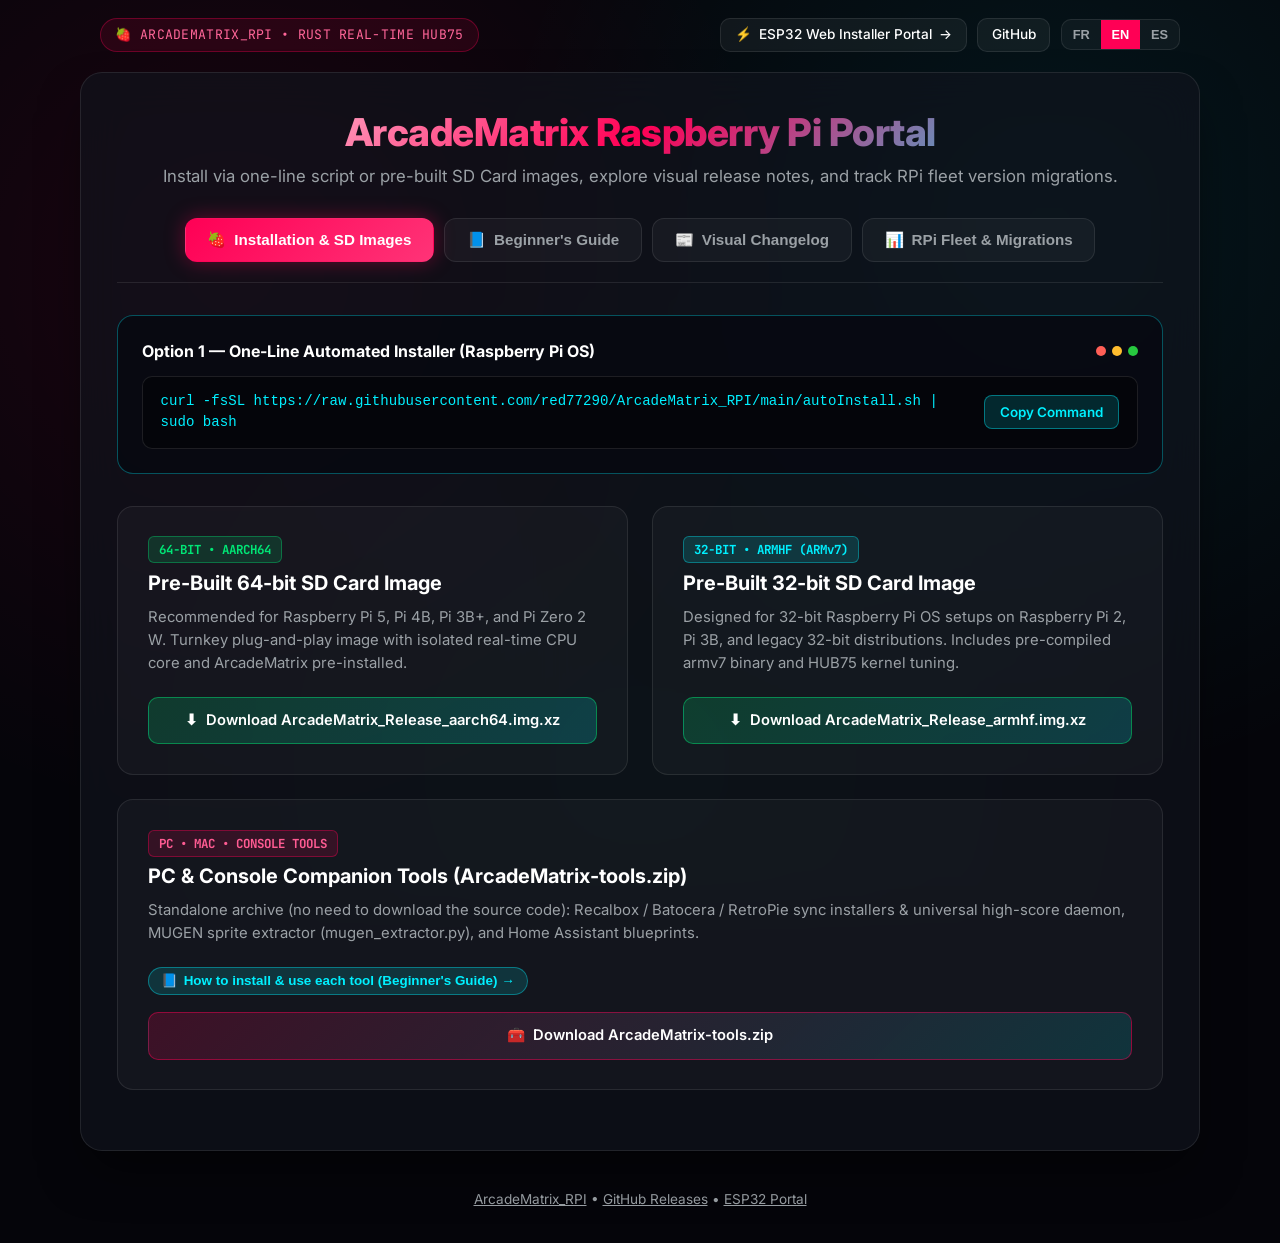
<file: site/index.html>
<!DOCTYPE html>
<html lang="en">
<head>
  <meta charset="UTF-8" />
  <meta name="viewport" content="width=device-width, initial-scale=1.0" />
  <title>ArcadeMatrix Raspberry Pi — SD Images, Auto-Installer, Changelog &amp; Fleet Stats</title>
  <link rel="preconnect" href="https://fonts.googleapis.com">
  <link rel="preconnect" href="https://fonts.gstatic.com" crossorigin>
  <link href="https://fonts.googleapis.com/css2?family=Inter:wght@400;500;600;700;800&family=JetBrains+Mono:wght@500;700&display=swap" rel="stylesheet">
  <style>
    :root {
      --bg-color: #05050a;
      --text-main: #ffffff;
      --text-muted: #9ba1a6;
      --accent-cyan: #00f0ff;
      --accent-green: #00e676;
      --accent-magenta: #ff0055;
      --accent-gold: #ffcc00;
      --glass-bg: rgba(18, 20, 30, 0.65);
      --glass-border: rgba(255, 255, 255, 0.09);
      --card-bg: rgba(255, 255, 255, 0.03);
    }

    * {
      box-sizing: border-box;
    }

    html {
      max-width: 100%;
      overflow-x: hidden;
      -webkit-text-size-adjust: 100%;
    }

    body {
      font-family: 'Inter', -apple-system, BlinkMacSystemFont, "Segoe UI", sans-serif;
      background-color: var(--bg-color);
      color: var(--text-main);
      margin: 0;
      padding: 0;
      min-height: 100vh;
      max-width: 100%;
      overflow-x: hidden;
      overflow-wrap: break-word;
      display: flex;
      flex-direction: column;
      align-items: center;
      background-image:
        radial-gradient(circle at 18% 30%, rgba(255, 0, 85, 0.09) 0%, transparent 45%),
        radial-gradient(circle at 82% 25%, rgba(0, 240, 255, 0.08) 0%, transparent 45%),
        radial-gradient(circle at 50% 85%, rgba(0, 230, 118, 0.05) 0%, transparent 50%);
      background-attachment: fixed;
    }

    .topbar {
      width: 100%;
      max-width: 1120px;
      padding: 1.1rem 1.25rem 0;
      display: flex;
      flex-wrap: wrap;
      align-items: center;
      justify-content: space-between;
      gap: 0.75rem;
    }

    .brand-pill {
      display: inline-flex;
      align-items: center;
      justify-content: center;
      gap: 0.6rem;
      padding: 0.45rem 0.9rem;
      max-width: 100%;
      min-width: 0;
      border-radius: 999px;
      background: rgba(255, 0, 85, 0.1);
      border: 1px solid rgba(255, 0, 85, 0.32);
      font-family: 'JetBrains Mono', monospace;
      font-size: 0.82rem;
      line-height: 1.35;
      color: #ff6699;
      letter-spacing: 0.3px;
      text-align: center;
      overflow-wrap: anywhere;
    }

    .topbar-right {
      display: flex;
      flex-wrap: wrap;
      align-items: center;
      gap: 0.65rem;
      max-width: 100%;
      min-width: 0;
    }

    .portal-switch-link,
    .gh-link {
      display: inline-flex;
      align-items: center;
      justify-content: center;
      gap: 0.45rem;
      padding: 0.45rem 0.85rem;
      max-width: 100%;
      min-width: 0;
      border-radius: 10px;
      background: rgba(255, 255, 255, 0.05);
      border: 1px solid var(--glass-border);
      color: var(--text-main);
      text-decoration: none;
      font-size: 0.85rem;
      font-weight: 500;
      line-height: 1.3;
      text-align: center;
      overflow-wrap: anywhere;
      transition: all 0.25s ease;
    }

    .portal-switch-link:hover {
      border-color: rgba(0, 240, 255, 0.45);
      background: rgba(0, 240, 255, 0.12);
      box-shadow: 0 0 14px rgba(0, 240, 255, 0.25);
    }

    .gh-link:hover {
      border-color: rgba(255, 0, 85, 0.45);
      background: rgba(255, 0, 85, 0.1);
    }

    .lang-switcher {
      display: inline-flex;
      flex-shrink: 0;
      background: rgba(255, 255, 255, 0.04);
      border: 1px solid var(--glass-border);
      border-radius: 10px;
      overflow: hidden;
    }

    .lang-btn {
      background: transparent;
      border: none;
      color: var(--text-muted);
      padding: 0.42rem 0.68rem;
      font-size: 0.8rem;
      font-weight: 700;
      cursor: pointer;
      transition: all 0.2s ease;
    }

    .lang-btn.active {
      background: var(--accent-magenta);
      color: #fff;
    }

    .container {
      max-width: 1120px;
      width: calc(100% - 2rem);
      min-width: 0;
      margin: 1.25rem auto 2rem;
      padding: 2.25rem;
      background: var(--glass-bg);
      backdrop-filter: blur(20px);
      -webkit-backdrop-filter: blur(20px);
      border: 1px solid var(--glass-border);
      border-radius: 22px;
      box-shadow: 0 25px 50px -12px rgba(0, 0, 0, 0.6);
    }

    .hero-header {
      text-align: center;
      margin-bottom: 1.75rem;
      min-width: 0;
      max-width: 100%;
    }

    h1 {
      font-size: clamp(1.45rem, 5.2vw, 2.4rem);
      line-height: 1.2;
      font-weight: 800;
      margin-top: 0;
      margin-bottom: 0.5rem;
      background: linear-gradient(135deg, #ffffff 0%, #ff0055 50%, #00f0ff 100%);
      -webkit-background-clip: text;
      -webkit-text-fill-color: transparent;
      letter-spacing: -0.5px;
      overflow-wrap: anywhere;
      word-break: break-word;
    }

    .subtitle {
      color: var(--text-muted);
      font-size: clamp(0.92rem, 2.4vw, 1.05rem);
      margin-bottom: 1.5rem;
      line-height: 1.6;
      overflow-wrap: anywhere;
    }

    .nav-tabs {
      display: flex;
      justify-content: center;
      flex-wrap: wrap;
      gap: 0.65rem;
      margin-bottom: 2rem;
      padding-bottom: 1.25rem;
      border-bottom: 1px solid var(--glass-border);
      min-width: 0;
      max-width: 100%;
    }

    .tab-btn {
      display: inline-flex;
      align-items: center;
      justify-content: center;
      gap: 0.5rem;
      padding: 0.7rem 1.35rem;
      max-width: 100%;
      min-width: 0;
      border-radius: 12px;
      background: rgba(255, 255, 255, 0.04);
      border: 1px solid var(--glass-border);
      color: var(--text-muted);
      font-size: 0.95rem;
      font-weight: 600;
      line-height: 1.3;
      text-align: center;
      overflow-wrap: anywhere;
      cursor: pointer;
      transition: all 0.25s ease;
    }

    .tab-btn:hover {
      color: #fff;
      border-color: rgba(255, 0, 85, 0.4);
      background: rgba(255, 0, 85, 0.08);
    }

    .tab-btn.active {
      color: #fff;
      background: linear-gradient(135deg, var(--accent-magenta) 0%, #ff3377 100%);
      border-color: transparent;
      box-shadow: 0 0 20px rgba(255, 0, 85, 0.35);
    }

    .tab-panel {
      display: none;
      min-width: 0;
      max-width: 100%;
      animation: fadeIn 0.25s ease;
    }

    .tab-panel.active {
      display: block;
    }

    @keyframes fadeIn {
      from { opacity: 0; transform: translateY(6px); }
      to { opacity: 1; transform: translateY(0); }
    }

    /* Tab 1: Installation */
    .terminal-card {
      background: rgba(8, 10, 18, 0.85);
      border: 1px solid rgba(0, 240, 255, 0.32);
      border-radius: 16px;
      padding: 1.5rem;
      margin-bottom: 2rem;
      text-align: left;
      min-width: 0;
      max-width: 100%;
    }

    .terminal-header {
      display: flex;
      flex-wrap: wrap;
      align-items: center;
      justify-content: space-between;
      gap: 0.75rem;
      margin-bottom: 0.85rem;
      min-width: 0;
    }

    .terminal-header > div:first-child {
      min-width: 0;
      flex: 1 1 180px;
      line-height: 1.4;
      overflow-wrap: anywhere;
    }

    .terminal-dots {
      display: inline-flex;
      flex-shrink: 0;
      gap: 6px;
    }

    .terminal-dots span {
      width: 10px;
      height: 10px;
      border-radius: 50%;
      display: inline-block;
    }

    .cmd-box {
      display: flex;
      flex-wrap: wrap;
      align-items: center;
      justify-content: space-between;
      gap: 0.75rem;
      background: #04050a;
      border: 1px solid rgba(255, 255, 255, 0.1);
      border-radius: 10px;
      padding: 0.9rem 1.1rem;
      font-family: 'JetBrains Mono', monospace;
      font-size: 0.88rem;
      color: var(--accent-cyan);
      min-width: 0;
      max-width: 100%;
    }

    #install-cmd {
      min-width: 0;
      max-width: 100%;
      flex: 1 1 260px;
      line-height: 1.5;
      overflow-wrap: anywhere;
      word-break: break-word;
    }

    .copy-btn {
      flex-shrink: 0;
      max-width: 100%;
      background: rgba(0, 240, 255, 0.15);
      border: 1px solid rgba(0, 240, 255, 0.4);
      color: var(--accent-cyan);
      border-radius: 8px;
      padding: 0.5rem 0.95rem;
      font-family: 'Inter', sans-serif;
      font-size: 0.84rem;
      font-weight: 600;
      text-align: center;
      cursor: pointer;
      transition: all 0.2s ease;
    }

    .copy-btn:hover {
      background: var(--accent-cyan);
      color: #05050a;
    }

    .sd-grid {
      display: grid;
      grid-template-columns: minmax(0, 1fr);
      gap: 1.5rem;
      margin-bottom: 1.5rem;
    }

    @media (min-width: 780px) {
      .sd-grid {
        grid-template-columns: repeat(2, minmax(0, 1fr));
      }
    }

    .sd-card {
      background: var(--card-bg);
      border: 1px solid var(--glass-border);
      border-radius: 16px;
      padding: 1.85rem;
      text-align: left;
      display: flex;
      flex-direction: column;
      justify-content: space-between;
      transition: all 0.3s ease;
      min-width: 0;
      max-width: 100%;
    }

    .sd-card > div {
      min-width: 0;
      max-width: 100%;
    }

    .sd-card:hover {
      transform: translateY(-5px);
      border-color: rgba(0, 230, 118, 0.35);
      box-shadow: 0 15px 30px rgba(0, 230, 118, 0.1);
    }

    .sd-card h2 {
      margin: 0.4rem 0 0.65rem;
      font-size: 1.25rem;
      line-height: 1.3;
      color: #fff;
      overflow-wrap: anywhere;
    }

    .sd-card p {
      color: var(--text-muted);
      font-size: 0.93rem;
      line-height: 1.55;
      margin: 0 0 1.35rem 0;
      overflow-wrap: anywhere;
    }

    .arch-badge {
      display: inline-block;
      font-family: 'JetBrains Mono', monospace;
      font-size: 0.78rem;
      font-weight: 700;
      padding: 0.25rem 0.65rem;
      border-radius: 6px;
      background: rgba(0, 230, 118, 0.14);
      border: 1px solid rgba(0, 230, 118, 0.35);
      color: var(--accent-green);
      width: fit-content;
      max-width: 100%;
      overflow-wrap: anywhere;
    }

    .arch-badge.armhf {
      background: rgba(0, 240, 255, 0.14);
      border-color: rgba(0, 240, 255, 0.35);
      color: var(--accent-cyan);
    }

    .arch-badge.tools {
      background: rgba(255, 0, 85, 0.14);
      border-color: rgba(255, 0, 85, 0.38);
      color: #ff5c93;
    }

    .sd-card.tools-card {
      margin-bottom: 1.5rem;
    }

    .sd-card.tools-card:hover {
      border-color: rgba(255, 0, 85, 0.4);
      box-shadow: 0 15px 30px rgba(255, 0, 85, 0.1);
    }

    .sd-dl-btn {
      display: inline-flex;
      align-items: center;
      justify-content: center;
      gap: 0.5rem;
      width: 100%;
      max-width: 100%;
      min-width: 0;
      padding: 0.8rem 1rem;
      border-radius: 10px;
      background: linear-gradient(135deg, rgba(0, 230, 118, 0.18), rgba(0, 240, 255, 0.18));
      border: 1px solid rgba(0, 230, 118, 0.45);
      color: #fff;
      font-weight: 600;
      font-size: 0.92rem;
      line-height: 1.35;
      text-align: center;
      text-decoration: none;
      overflow-wrap: anywhere;
      word-break: break-word;
      transition: all 0.25s ease;
    }

    .sd-dl-btn > span {
      min-width: 0;
      overflow-wrap: anywhere;
      word-break: break-word;
    }

    .sd-dl-btn:hover {
      background: var(--accent-green);
      color: #05050a;
      box-shadow: 0 0 18px rgba(0, 230, 118, 0.45);
    }

    .sd-dl-btn.tools {
      background: linear-gradient(135deg, rgba(255, 0, 85, 0.18), rgba(0, 240, 255, 0.14));
      border-color: rgba(255, 0, 85, 0.45);
    }

    .sd-dl-btn.tools:hover {
      background: var(--accent-magenta);
      border-color: var(--accent-magenta);
      color: #fff;
      box-shadow: 0 0 18px rgba(255, 0, 85, 0.45);
    }

    .guide-inline-cta {
      display: inline-flex;
      align-items: center;
      gap: 0.35rem;
      margin-bottom: 1.1rem;
      padding: 0.34rem 0.78rem;
      border-radius: 999px;
      background: rgba(0, 240, 255, 0.14);
      border: 1px solid rgba(0, 240, 255, 0.38);
      color: var(--accent-cyan);
      font-weight: 600;
      font-size: 0.84rem;
      cursor: pointer;
      text-decoration: none;
      transition: all 0.2s ease;
    }

    .guide-inline-cta:hover {
      background: var(--accent-cyan);
      color: #05050a;
    }

    .guide-wrapper {
      display: flex;
      flex-direction: column;
      gap: 1.4rem;
      text-align: left;
      min-width: 0;
    }

    .guide-section {
      background: var(--card-bg);
      border: 1px solid var(--glass-border);
      border-radius: 18px;
      padding: 1.65rem;
      min-width: 0;
    }

    .guide-header-row {
      display: flex;
      flex-wrap: wrap;
      align-items: center;
      justify-content: space-between;
      gap: 1rem;
      margin-bottom: 0.7rem;
    }

    .guide-section h2 {
      margin: 0 0 0.7rem 0;
      font-size: 1.22rem;
      color: #fff;
    }

    .guide-section p, .guide-section li {
      color: var(--text-muted);
      font-size: 0.92rem;
      line-height: 1.6;
    }

    .guide-section ul, .guide-section ol {
      margin: 0.45rem 0 0.75rem 1.25rem;
      padding: 0;
    }

    .guide-section li { margin-bottom: 0.4rem; }

    .guide-section code {
      font-family: 'JetBrains Mono', monospace;
      font-size: 0.82rem;
      background: rgba(255, 255, 255, 0.08);
      border: 1px solid rgba(255, 255, 255, 0.14);
      padding: 0.12rem 0.4rem;
      border-radius: 5px;
      color: #e2e8f0;
    }

    .guide-tools-grid {
      display: grid;
      grid-template-columns: minmax(0, 1fr);
      gap: 1rem;
      margin-top: 0.95rem;
    }

    @media (min-width: 720px) {
      .guide-tools-grid {
        grid-template-columns: repeat(3, minmax(0, 1fr));
      }
    }

    .guide-tool-item {
      background: rgba(255, 255, 255, 0.03);
      border: 1px solid var(--glass-border);
      border-radius: 12px;
      padding: 1.1rem;
    }

    .guide-tool-item h4 {
      margin: 0 0 0.4rem 0;
      font-size: 0.95rem;
      color: var(--accent-green);
    }

    .guide-tool-item p {
      margin: 0;
      font-size: 0.87rem;
      line-height: 1.5;
    }

    /* Tab 2: Visual Changelog */
    .changelog-list {
      display: flex;
      flex-direction: column;
      gap: 1.75rem;
      min-width: 0;
      max-width: 100%;
    }

    .release-post {
      background: var(--card-bg);
      border: 1px solid var(--glass-border);
      border-radius: 18px;
      padding: 1.75rem;
      text-align: left;
      min-width: 0;
      max-width: 100%;
    }

    .post-header {
      display: flex;
      flex-wrap: wrap;
      align-items: center;
      justify-content: space-between;
      gap: 0.75rem;
      margin-bottom: 1rem;
      min-width: 0;
      max-width: 100%;
    }

    .post-meta {
      display: flex;
      flex-wrap: wrap;
      align-items: center;
      gap: 0.55rem;
      min-width: 0;
      max-width: 100%;
    }

    .ver-badge {
      font-family: 'JetBrains Mono', monospace;
      font-weight: 700;
      font-size: 0.95rem;
      padding: 0.3rem 0.75rem;
      border-radius: 8px;
      background: rgba(255, 0, 85, 0.15);
      border: 1px solid rgba(255, 0, 85, 0.4);
      color: #ff6699;
    }

    .date-badge {
      font-family: 'JetBrains Mono', monospace;
      font-size: 0.82rem;
      color: var(--text-muted);
    }

    .tag-pill {
      font-family: 'JetBrains Mono', monospace;
      font-size: 0.72rem;
      font-weight: 700;
      padding: 0.2rem 0.55rem;
      border-radius: 6px;
    }

    .tag-NEW { background: rgba(0, 240, 255, 0.16); color: var(--accent-cyan); }
    .tag-PERF { background: rgba(0, 230, 118, 0.16); color: var(--accent-green); }
    .tag-FIX { background: rgba(255, 0, 85, 0.18); color: #ff6699; }

    .post-title {
      font-size: clamp(1.1rem, 3.6vw, 1.35rem);
      line-height: 1.3;
      font-weight: 700;
      margin: 0.3rem 0 0.6rem;
      color: #fff;
      overflow-wrap: anywhere;
      word-break: break-word;
    }

    .post-summary {
      color: var(--text-muted);
      font-size: 0.96rem;
      line-height: 1.6;
      margin-bottom: 1.25rem;
      overflow-wrap: anywhere;
      word-break: break-word;
    }

    .post-media {
      width: 100%;
      max-width: 100%;
      border-radius: 12px;
      overflow: hidden;
      border: 1px solid var(--glass-border);
      margin-bottom: 1.25rem;
      background: #06070f;
    }

    .post-media img {
      width: 100%;
      height: auto;
      display: block;
    }

    .before-after-grid {
      display: grid;
      grid-template-columns: minmax(0, 1fr);
      gap: 1rem;
      margin-bottom: 1.25rem;
    }

    @media (min-width: 760px) {
      .before-after-grid {
        grid-template-columns: repeat(2, minmax(0, 1fr));
      }
    }

    .ba-box {
      padding: 1rem 1.15rem;
      border-radius: 12px;
      font-size: 0.9rem;
      line-height: 1.5;
      min-width: 0;
      max-width: 100%;
      overflow-wrap: anywhere;
      word-break: break-word;
    }

    .ba-before {
      background: rgba(255, 0, 85, 0.06);
      border: 1px solid rgba(255, 0, 85, 0.28);
    }

    .ba-after {
      background: rgba(0, 230, 118, 0.06);
      border: 1px solid rgba(0, 230, 118, 0.28);
    }

    .ba-label {
      font-family: 'JetBrains Mono', monospace;
      font-size: 0.76rem;
      font-weight: 700;
      text-transform: uppercase;
      margin-bottom: 0.35rem;
      display: block;
    }

    .ba-before .ba-label { color: #ff5588; }
    .ba-after .ba-label { color: var(--accent-green); }

    .highlights-list {
      margin: 0 0 1.25rem 0;
      padding-left: 1.15rem;
      color: #dce2ea;
      font-size: 0.92rem;
      line-height: 1.65;
      min-width: 0;
      max-width: 100%;
      overflow-wrap: anywhere;
      word-break: break-word;
    }

    .highlights-list li {
      margin-bottom: 0.4rem;
    }

    .release-dl-btn {
      display: inline-flex;
      align-items: center;
      justify-content: center;
      gap: 0.45rem;
      padding: 0.55rem 1.05rem;
      max-width: 100%;
      min-width: 0;
      border-radius: 9px;
      background: rgba(255, 0, 85, 0.14);
      border: 1px solid rgba(255, 0, 85, 0.4);
      color: #ff6699;
      text-decoration: none;
      font-size: 0.86rem;
      font-weight: 600;
      line-height: 1.35;
      text-align: center;
      overflow-wrap: anywhere;
    }

    .release-dl-btn:hover {
      background: var(--accent-magenta);
      color: #fff;
    }

    /* Tab 3: Stats */
    .stats-status-bar {
      display: flex;
      flex-wrap: wrap;
      align-items: center;
      justify-content: space-between;
      gap: 0.75rem;
      margin-bottom: 1.5rem;
      padding: 0.85rem 1.15rem;
      border-radius: 12px;
      background: rgba(255, 255, 255, 0.03);
      border: 1px solid var(--glass-border);
      min-width: 0;
      max-width: 100%;
    }

    .stats-status-bar > div {
      min-width: 0;
      max-width: 100%;
      overflow-wrap: anywhere;
    }

    .source-badge {
      display: inline-flex;
      align-items: center;
      justify-content: center;
      gap: 0.45rem;
      max-width: 100%;
      font-family: 'JetBrains Mono', monospace;
      font-size: 0.8rem;
      line-height: 1.35;
      padding: 0.3rem 0.7rem;
      border-radius: 999px;
      text-align: center;
      overflow-wrap: anywhere;
    }

    .source-live {
      background: rgba(0, 230, 118, 0.15);
      border: 1px solid rgba(0, 230, 118, 0.4);
      color: var(--accent-green);
    }

    .source-preview {
      background: rgba(255, 204, 0, 0.14);
      border: 1px solid rgba(255, 204, 0, 0.4);
      color: var(--accent-gold);
    }

    .kpi-grid {
      display: grid;
      grid-template-columns: minmax(0, 1fr);
      gap: 1.1rem;
      margin-bottom: 1.75rem;
    }

    @media (min-width: 480px) {
      .kpi-grid {
        grid-template-columns: repeat(2, minmax(0, 1fr));
      }
    }

    @media (min-width: 920px) {
      .kpi-grid {
        grid-template-columns: repeat(4, minmax(0, 1fr));
      }
    }

    .kpi-card {
      background: var(--card-bg);
      border: 1px solid var(--glass-border);
      border-radius: 14px;
      padding: 1.25rem;
      text-align: left;
      min-width: 0;
      max-width: 100%;
    }

    .kpi-label {
      font-size: 0.82rem;
      color: var(--text-muted);
      margin-bottom: 0.45rem;
      overflow-wrap: anywhere;
    }

    .kpi-value {
      font-family: 'JetBrains Mono', monospace;
      font-size: clamp(1.4rem, 3.8vw, 1.85rem);
      line-height: 1.2;
      font-weight: 700;
      color: #fff;
      overflow-wrap: anywhere;
    }

    .kpi-sub {
      font-size: 0.78rem;
      color: var(--accent-cyan);
      margin-top: 0.35rem;
      overflow-wrap: anywhere;
    }

    .stats-grid-2col {
      display: grid;
      grid-template-columns: minmax(0, 1fr);
      gap: 1.5rem;
      margin-bottom: 1.5rem;
    }

    @media (min-width: 960px) {
      .stats-grid-2col {
        grid-template-columns: repeat(2, minmax(0, 1fr));
      }
    }

    .stats-panel-box {
      background: var(--card-bg);
      border: 1px solid var(--glass-border);
      border-radius: 16px;
      padding: 1.5rem;
      text-align: left;
      min-width: 0;
      max-width: 100%;
    }

    .stats-panel-box h3 {
      margin: 0 0 0.4rem 0;
      font-size: 1.08rem;
      line-height: 1.35;
      color: #fff;
      overflow-wrap: anywhere;
    }

    .stats-panel-sub {
      color: var(--text-muted);
      font-size: 0.83rem;
      margin-bottom: 1.15rem;
      line-height: 1.45;
      overflow-wrap: anywhere;
    }

    .donut-split {
      display: grid;
      grid-template-columns: 116px minmax(0, 1fr);
      gap: 1rem;
      align-items: center;
      margin-bottom: 1rem;
      min-width: 0;
      max-width: 100%;
    }

    .donut-split > * {
      min-width: 0;
      max-width: 100%;
    }

    @media (max-width: 560px) {
      .donut-split {
        grid-template-columns: minmax(0, 1fr);
        justify-items: center;
      }
      .donut-split > div:last-child {
        width: 100%;
      }
    }

    .stacked-bar {
      display: flex;
      height: 18px;
      border-radius: 8px;
      overflow: hidden;
      background: rgba(255, 255, 255, 0.06);
      margin-bottom: 1rem;
    }

    .stacked-segment {
      height: 100%;
      transition: width 0.4s ease;
    }

    .bar-row {
      margin-bottom: 0.78rem;
      min-width: 0;
      max-width: 100%;
    }

    .bar-row-header {
      display: flex;
      align-items: flex-start;
      justify-content: space-between;
      gap: 0.6rem;
      font-size: 0.83rem;
      margin-bottom: 0.28rem;
      min-width: 0;
    }

    .bar-row-header > span:first-child {
      min-width: 0;
      flex: 1 1 auto;
      line-height: 1.35;
      overflow-wrap: anywhere;
    }

    .bar-row-header > span:last-child {
      flex-shrink: 0;
      white-space: nowrap;
      text-align: right;
      line-height: 1.35;
    }

    .bar-track {
      height: 9px;
      background: rgba(255, 255, 255, 0.06);
      border-radius: 6px;
      overflow: hidden;
    }

    .bar-fill {
      height: 100%;
      border-radius: 6px;
      transition: width 0.35s ease;
    }

    .mini-ver-stack {
      display: flex;
      height: 5px;
      border-radius: 4px;
      overflow: hidden;
      background: rgba(255, 255, 255, 0.04);
      margin-top: 0.28rem;
    }

    .chart-legend {
      display: flex;
      flex-wrap: wrap;
      gap: 0.65rem;
      margin-top: 0.6rem;
      font-size: 0.76rem;
      color: var(--text-muted);
      min-width: 0;
    }

    .chart-legend-item {
      display: inline-flex;
      align-items: center;
      gap: 0.35rem;
      font-family: 'JetBrains Mono', monospace;
      max-width: 100%;
      overflow-wrap: anywhere;
    }

    .chart-legend-dot {
      width: 8px;
      height: 8px;
      flex-shrink: 0;
      border-radius: 50%;
      display: inline-block;
    }

    .filter-pills {
      display: flex;
      flex-wrap: wrap;
      gap: 0.45rem;
      margin-bottom: 1rem;
      min-width: 0;
    }

    .filter-pill {
      background: rgba(255, 255, 255, 0.05);
      border: 1px solid var(--glass-border);
      color: var(--text-muted);
      border-radius: 8px;
      padding: 0.32rem 0.65rem;
      font-size: 0.78rem;
      font-weight: 600;
      max-width: 100%;
      overflow-wrap: anywhere;
      cursor: pointer;
    }

    .filter-pill.active {
      background: rgba(255, 0, 85, 0.18);
      border-color: var(--accent-magenta);
      color: #ff6699;
    }

    .table-wrap {
      width: 100%;
      max-width: 100%;
      overflow-x: auto;
      -webkit-overflow-scrolling: touch;
      margin-top: 0.85rem;
      border-radius: 8px;
    }

    .cross-matrix-table {
      width: 100%;
      border-collapse: collapse;
      font-size: 0.75rem;
      font-family: 'JetBrains Mono', monospace;
    }

    .cross-matrix-table th,
    .cross-matrix-table td {
      padding: 0.38rem 0.42rem;
      border: 1px solid rgba(255, 255, 255, 0.08);
      text-align: center;
      white-space: nowrap;
    }

    .cross-matrix-table th {
      background: rgba(255, 255, 255, 0.04);
      color: var(--text-muted);
      font-weight: 600;
    }

    .cross-matrix-table td:first-child,
    .cross-matrix-table th:first-child {
      text-align: left;
    }

    .gh-supplement-details {
      margin-top: 1.25rem;
      border-radius: 14px;
      background: rgba(255, 255, 255, 0.02);
      border: 1px dashed rgba(255, 255, 255, 0.14);
      padding: 0.9rem 1.2rem;
      text-align: left;
      min-width: 0;
      max-width: 100%;
      overflow-wrap: anywhere;
    }

    .gh-supplement-details > .stats-grid-2col > div {
      min-width: 0;
      max-width: 100%;
    }

    .gh-supplement-details summary {
      cursor: pointer;
      font-size: 0.88rem;
      font-weight: 600;
      line-height: 1.4;
      color: var(--text-muted);
      display: flex;
      flex-wrap: wrap;
      align-items: center;
      justify-content: space-between;
      gap: 0.65rem;
      list-style: none;
    }

    .gh-supplement-details summary > span:first-child {
      min-width: 0;
      flex: 1 1 220px;
      overflow-wrap: anywhere;
    }

    #gh-supp-total-pill {
      flex-shrink: 0;
      max-width: 100%;
      padding: 0.22rem 0.6rem;
      border-radius: 6px;
      background: rgba(255, 204, 0, 0.08);
      border: 1px solid rgba(255, 204, 0, 0.24);
      overflow-wrap: anywhere;
    }

    .gh-supplement-details summary::-webkit-details-marker {
      display: none;
    }

    .gh-supplement-warn {
      margin: 0.85rem 0 1rem 0;
      padding: 0.65rem 0.9rem;
      border-radius: 8px;
      background: rgba(255, 204, 0, 0.08);
      border: 1px solid rgba(255, 204, 0, 0.25);
      color: #e6c86e;
      font-size: 0.8rem;
      line-height: 1.45;
      overflow-wrap: anywhere;
    }

    .privacy-banner {
      margin-top: 1.25rem;
      padding: 1rem 1.25rem;
      border-radius: 12px;
      background: rgba(255, 0, 85, 0.05);
      border: 1px solid rgba(255, 0, 85, 0.22);
      font-size: 0.85rem;
      color: var(--text-muted);
      text-align: left;
      line-height: 1.55;
      min-width: 0;
      max-width: 100%;
      overflow-wrap: anywhere;
    }

    footer {
      width: 100%;
      max-width: 1120px;
      margin-top: 0.5rem;
      padding: 0 1rem 2.2rem;
      font-size: 0.85rem;
      color: var(--text-muted);
      text-align: center;
      overflow-wrap: anywhere;
    }

    footer a {
      color: var(--text-muted);
      text-decoration: underline;
    }

    /* Mobile & Small Tablet Responsive Refinements */
    @media (max-width: 768px) {
      .container {
        width: calc(100% - 1.5rem);
        padding: 1.5rem 1.2rem;
        border-radius: 18px;
      }
    }

    @media (max-width: 680px) {
      .topbar {
        padding: 0.85rem 0.75rem 0;
        justify-content: center;
        gap: 0.55rem;
      }

      .brand-pill {
        width: 100%;
        border-radius: 12px;
        font-size: 0.76rem;
        padding: 0.45rem 0.75rem;
      }

      .topbar-right {
        width: 100%;
        justify-content: center;
        gap: 0.5rem;
      }

      .portal-switch-link,
      .gh-link {
        font-size: 0.8rem;
        padding: 0.42rem 0.72rem;
      }

      .cmd-box {
        flex-direction: column;
        align-items: stretch;
        padding: 0.8rem 0.9rem;
        gap: 0.65rem;
      }

      #install-cmd {
        flex: 1 1 auto;
        font-size: 0.8rem;
      }

      .copy-btn {
        width: 100%;
        padding: 0.58rem 0.9rem;
      }
    }

    @media (max-width: 640px) {
      .nav-tabs {
        flex-direction: column;
        align-items: stretch;
        gap: 0.5rem;
        margin-bottom: 1.4rem;
        padding-bottom: 1rem;
      }

      .tab-btn {
        width: 100%;
        padding: 0.65rem 1rem;
        font-size: 0.9rem;
      }

      .terminal-card {
        padding: 1.15rem 1rem;
        margin-bottom: 1.35rem;
      }

      .sd-card {
        padding: 1.3rem 1.05rem;
      }

      .sd-card h2 {
        font-size: 1.15rem;
      }

      .sd-dl-btn {
        font-size: 0.78rem;
        padding: 0.72rem 0.65rem;
      }

      .release-post {
        padding: 1.2rem 1rem;
        border-radius: 14px;
      }

      .ba-box {
        padding: 0.85rem 0.95rem;
        font-size: 0.86rem;
      }

      .stats-status-bar {
        padding: 0.75rem 0.95rem;
      }

      .source-badge {
        width: 100%;
        border-radius: 10px;
      }

      .kpi-card {
        padding: 1rem;
      }

      .stats-panel-box {
        padding: 1.15rem 0.95rem;
        border-radius: 14px;
      }

      .privacy-banner {
        padding: 0.85rem 1rem;
        font-size: 0.82rem;
      }

      .gh-supplement-details {
        padding: 0.85rem 0.95rem;
      }
    }

    @media (max-width: 560px) {
      .release-dl-btn {
        width: 100%;
      }
    }

    @media (max-width: 480px) {
      .container {
        width: calc(100% - 1rem);
        padding: 1.15rem 0.85rem;
        margin-top: 0.9rem;
        border-radius: 16px;
      }
    }
  </style>
</head>
<body>

  <div class="topbar">
    <div class="brand-pill">🍓 ARCADEMATRIX_RPI • RUST REAL-TIME HUB75</div>
    <div class="topbar-right">
      <a class="portal-switch-link" href="https://red77290.github.io/ArcadeMatrix/" target="_blank" rel="noopener">
        ⚡ <span data-i18n="switch_esp32">ESP32 Web Installer Portal</span> →
      </a>
      <a class="gh-link" href="https://github.com/red77290/ArcadeMatrix_RPI" target="_blank" rel="noopener">
        GitHub
      </a>
      <div class="lang-switcher" role="group" aria-label="Language switcher">
        <button class="lang-btn" data-lang="fr">FR</button>
        <button class="lang-btn active" data-lang="en">EN</button>
        <button class="lang-btn" data-lang="es">ES</button>
      </div>
    </div>
  </div>

  <div class="container">
    <div class="hero-header">
      <h1 data-i18n="hero_title">ArcadeMatrix Raspberry Pi Portal</h1>
      <div class="subtitle" data-i18n="hero_sub">
        Install via one-line script or pre-built SD Card images, explore visual release notes, and track RPi fleet version migrations.
      </div>
    </div>

    <div class="nav-tabs" role="tablist">
      <button class="tab-btn active" data-tab="install" role="tab">
        🍓 <span data-i18n="tab_install">Installation &amp; SD Images</span>
      </button>
      <button class="tab-btn" data-tab="guide" role="tab">
        📘 <span data-i18n="tab_guide">Beginner's Guide</span>
      </button>
      <button class="tab-btn" data-tab="changelog" role="tab">
        📰 <span data-i18n="tab_changelog">Visual Changelog</span>
      </button>
      <button class="tab-btn" data-tab="stats" role="tab">
        📊 <span data-i18n="tab_stats">RPi Fleet &amp; Migrations</span>
      </button>
    </div>

    <!-- TAB 1: INSTALLATION & SD IMAGES -->
    <section id="panel-install" class="tab-panel active">
      <div class="terminal-card">
        <div class="terminal-header">
          <div>
            <strong data-i18n="autoinstall_title">Option 1 — One-Line Automated Installer (Raspberry Pi OS)</strong>
          </div>
          <div class="terminal-dots">
            <span style="background:#ff5f56"></span>
            <span style="background:#ffbd2e"></span>
            <span style="background:#27c93f"></span>
          </div>
        </div>
        <div class="cmd-box">
          <code id="install-cmd">curl -fsSL https://raw.githubusercontent.com/red77290/ArcadeMatrix_RPI/main/autoInstall.sh | sudo bash</code>
          <button id="copy-cmd-btn" class="copy-btn" data-i18n="copy_btn">Copy Command</button>
        </div>
      </div>

      <div class="sd-grid">
        <div class="sd-card">
          <div>
            <span class="arch-badge">64-BIT • AARCH64</span>
            <h2 data-i18n="sd64_title">Pre-Built 64-bit SD Card Image</h2>
            <p data-i18n="sd64_desc">
              Recommended for Raspberry Pi 5, Pi 4B, Pi 3B+, and Pi Zero 2 W. Turnkey plug-and-play image with isolated real-time CPU core and ArcadeMatrix pre-installed. Flash with Raspberry Pi Imager or BalenaEtcher.
            </p>
          </div>
          <a id="dl-aarch64-link" class="sd-dl-btn" href="https://github.com/red77290/ArcadeMatrix_RPI/releases/latest" target="_blank" rel="noopener">
            ⬇ <span data-i18n="sd64_btn">Download ArcadeMatrix_Release_aarch64.img.xz</span>
          </a>
        </div>

        <div class="sd-card">
          <div>
            <span class="arch-badge armhf">32-BIT • ARMHF (ARMv7)</span>
            <h2 data-i18n="sd32_title">Pre-Built 32-bit SD Card Image</h2>
            <p data-i18n="sd32_desc">
              Designed for 32-bit Raspberry Pi OS setups on Raspberry Pi 2, Pi 3B, and legacy 32-bit distributions. Includes pre-compiled armv7 binary and HUB75 kernel tuning.
            </p>
          </div>
          <a id="dl-armhf-link" class="sd-dl-btn" href="https://github.com/red77290/ArcadeMatrix_RPI/releases/latest" target="_blank" rel="noopener">
            ⬇ <span data-i18n="sd32_btn">Download ArcadeMatrix_Release_armhf.img.xz</span>
          </a>
        </div>
      </div>

      <div class="sd-card tools-card">
        <div>
          <span class="arch-badge tools" data-i18n="tools_badge">PC • MAC • CONSOLE TOOLS</span>
          <h2 data-i18n="tools_title">PC &amp; Console Companion Tools (ArcadeMatrix-tools.zip)</h2>
          <p data-i18n="tools_desc">
            Standalone archive (no need to download the source code): Recalbox / Batocera / RetroPie sync installers &amp; universal high-score daemon, MUGEN sprite extractor (mugen_extractor.py), and Home Assistant blueprints.
          </p>
          <button type="button" class="guide-inline-cta" id="open-tools-guide-cta">
            📘 <span data-i18n="tools_guide_cta">How to install &amp; use each tool (Beginner's Guide) →</span>
          </button>
        </div>
        <a id="dl-tools-link" class="sd-dl-btn tools" href="https://github.com/red77290/ArcadeMatrix_RPI/releases/latest/download/ArcadeMatrix-tools.zip" target="_blank" rel="noopener">
          🧰 <span data-i18n="tools_btn">Download ArcadeMatrix-tools.zip</span>
        </a>
      </div>
    </section>

    <!-- TAB 2: BEGINNER'S / QUICKSTART GUIDE & TOOLS APPENDIX -->
    <section id="panel-guide" class="tab-panel">
      <div id="guide-container" class="guide-wrapper"></div>
    </section>

    <!-- TAB 3: VISUAL CHANGELOG BLOG -->
    <section id="panel-changelog" class="tab-panel">
      <div id="changelog-container" class="changelog-list"></div>
    </section>

    <!-- TAB 3: RPI CLOUDFLARE FLEET & VERSION MIGRATIONS DASHBOARD (100% PURE UUID TELEMETRY) -->
    <section id="panel-stats" class="tab-panel">
      <div class="stats-status-bar">
        <div>
          <strong data-i18n="stats_header">Raspberry Pi Cloudflare OTA Fleet Telemetry (Deduplicated UUID v4)</strong>
        </div>
        <div id="stats-source-badge" class="source-badge source-preview">
          ⏳ Loading telemetry...
        </div>
      </div>

      <!-- 4 Primary KPIs: Strictly Cloudflare SQLite UUID Telemetry (Zero GitHub Mixing) -->
      <div class="kpi-grid">
        <div class="kpi-card">
          <div class="kpi-label" data-i18n="kpi_active">Active RPi Matrices (30d)</div>
          <div class="kpi-value" id="kpi-active-val">—</div>
          <div class="kpi-sub" id="kpi-active-sub">—</div>
        </div>
        <div class="kpi-card">
          <div class="kpi-label" data-i18n="kpi_known">Known Fleet (Unique UUIDs)</div>
          <div class="kpi-value" id="kpi-known-val">—</div>
          <div class="kpi-sub" id="kpi-known-sub">—</div>
        </div>
        <div class="kpi-card">
          <div class="kpi-label" data-i18n="kpi_adoption">Latest Release Adoption</div>
          <div class="kpi-value" id="kpi-adoption-val">—</div>
          <div class="kpi-sub" id="kpi-latest-ver">Latest: v4.3.1</div>
        </div>
        <div class="kpi-card">
          <div class="kpi-label" data-i18n="kpi_arch">64-bit (aarch64) OS Share</div>
          <div class="kpi-value" id="kpi-arch-val">—</div>
          <div class="kpi-sub" id="kpi-arch-sub">—</div>
        </div>
      </div>

      <!-- ROW 1: Chart 1 (RPi Versions Donut & Migration) + Chart 2 (30-Day Multi-Version Evolution) -->
      <div class="stats-grid-2col">
        <div class="stats-panel-box">
          <h3 data-i18n="mig_title">1. RPi Versions &amp; Migration Share</h3>
          <div class="stats-panel-sub" data-i18n="mig_sub">
            Deduplicated Cloudflare UUID v4 UPSERT: upgrading an RPi matrix migrates its count in place without duplicates.
          </div>
          <div class="donut-split">
            <div id="version-donut-svg"></div>
            <div>
              <div id="version-stacked-bar" class="stacked-bar"></div>
              <div id="version-bars-list"></div>
            </div>
          </div>
        </div>

        <div class="stats-panel-box">
          <h3 data-i18n="curve_title">2. 30-Day Multi-Version Fleet Evolution</h3>
          <div class="stats-panel-sub" data-i18n="curve_sub">
            Daily active Raspberry Pi matrices per version recorded by Cloudflare:
          </div>
          <div id="migration-curve-svg"></div>
          <div id="migration-curve-legend" class="chart-legend"></div>
        </div>
      </div>

      <!-- ROW 2: Chart 3 (Activity Recency & Retention) + Chart 4 (30-Day New RPi Registrations) -->
      <div class="stats-grid-2col">
        <div class="stats-panel-box">
          <h3 data-i18n="act_title">3. Fleet Check-In Recency &amp; Retention</h3>
          <div class="stats-panel-sub" data-i18n="act_sub">
            Breakdown of known RPi UUIDs by last WebUI check-in window (&lt;24h, 1–7d, 8–30d, Dormant &gt;30d):
          </div>
          <div class="donut-split">
            <div id="activity-donut-svg"></div>
            <div id="activity-bars-list"></div>
          </div>
        </div>

        <div class="stats-panel-box">
          <h3 data-i18n="growth_title">4. New RPi Registrations (Last 30 Days)</h3>
          <div class="stats-panel-sub" data-i18n="growth_sub">
            Newly discovered Raspberry Pi UUID v4 installations per day:
          </div>
          <div id="new-devices-svg"></div>
        </div>
      </div>

      <!-- ROW 3: Chart 5 (Pi Models Donut + Firmware Stack + OS Bitness) + Chart 6 (HUB75 Resolutions & Pi x Panel Matrix) -->
      <div class="stats-grid-2col">
        <div class="stats-panel-box">
          <h3 data-i18n="hw_title">5. Raspberry Pi Models &amp; OS Architecture</h3>
          <div class="stats-panel-sub" data-i18n="hw_sub">
            Active Pi 5 / 4B / Zero 2 W / 3B+ distribution with per-model version stack &amp; 64-bit vs 32-bit OS split:
          </div>
          <div class="donut-split">
            <div id="hw-donut-svg"></div>
            <div id="hw-bars-list"></div>
          </div>
          <div class="kpi-label" data-i18n="os_title" style="margin-top:0.85rem;">OS Architecture (64-bit vs 32-bit)</div>
          <div id="os-bars-list" style="margin-top:0.45rem;"></div>
        </div>

        <div class="stats-panel-box">
          <h3 data-i18n="res_title">6. HUB75 Resolutions &amp; Pi Model × Panel Matrix</h3>
          <div class="stats-panel-sub" data-i18n="res_sub">
            Filter active HUB75 dimensions by Raspberry Pi model and inspect the cross-matrix:
          </div>
          <div id="hw-filter-pills" class="filter-pills"></div>
          <div class="donut-split">
            <div id="res-donut-svg"></div>
            <div id="res-bars-list"></div>
          </div>
          <div id="hw-res-matrix"></div>
        </div>
      </div>

      <div class="privacy-banner">
        🔒 <strong data-i18n="privacy_title">Zero-IP Privacy Guarantee:</strong>
        <span data-i18n="privacy_body">
          Statistics are updated exclusively from the browser WebClient when an ArcadeMatrix_RPI instance checks for OTA updates via the Cloudflare Worker. Only a random RFC 4122 UUID v4, version, Pi model, OS bitness, and HUB75 resolution are sent. Client IP addresses are never read or stored.
        </span>
      </div>

      <!-- OPTIONAL SUPPLEMENTARY ACCORDION: Raw GitHub Release Counters (Never mixed with Cloudflare above) -->
      <details class="gh-supplement-details">
        <summary>
          <span>📦 <span data-i18n="gh_supp_summary">Supplementary Info — Raw GitHub Release Asset Downloads (Separate from Cloudflare Telemetry)</span></span>
          <span id="gh-supp-total-pill" style="font-family:'JetBrains Mono',monospace; font-size:0.78rem; color:var(--accent-gold);">—</span>
        </summary>
        <div class="gh-supplement-warn" data-i18n="gh_supp_disclaimer">
          Note: Raw GitHub API asset counters include manual SD image downloads, reflashes, and automated crawlers. They are never merged into the Cloudflare UUID fleet charts above.
        </div>
        <div class="stats-grid-2col" style="margin-bottom:0;">
          <div>
            <div class="kpi-label" data-i18n="gh_rel_heading">Raw Downloads per GitHub Release Tag</div>
            <div id="gh-supp-releases-list"></div>
          </div>
          <div>
            <div class="kpi-label" data-i18n="gh_arch_heading">Raw Asset Downloads per Target Architecture</div>
            <div id="gh-supp-hw-list"></div>
          </div>
        </div>
      </details>
    </section>
  </div>

  <footer>
    <a href="https://github.com/red77290/ArcadeMatrix_RPI" target="_blank" rel="noopener">ArcadeMatrix_RPI</a> •
    <a href="https://github.com/red77290/ArcadeMatrix_RPI/releases" target="_blank" rel="noopener">GitHub Releases</a> •
    <a href="https://red77290.github.io/ArcadeMatrix/" target="_blank" rel="noopener">ESP32 Portal</a>
  </footer>

  <script>
    const OTA_STATS_WORKER_URL = "https://arcadematrix-ota-stats.red77290.workers.dev";
    const GITHUB_RELEASES_API = "https://api.github.com/repos/red77290/ArcadeMatrix_RPI/releases?per_page=20";

    const I18N = {
      en: {
        switch_esp32: "ESP32 Web Installer Portal",
        hero_title: "ArcadeMatrix Raspberry Pi Portal",
        hero_sub: "Install via one-line script or pre-built SD Card images, explore visual release notes, and track RPi fleet version migrations.",
        tab_install: "Installation & SD Images",
        tab_changelog: "Visual Changelog",
        tab_stats: "RPi Fleet & Migrations",
        autoinstall_title: "Option 1 — One-Line Automated Installer (Raspberry Pi OS)",
        copy_btn: "Copy Command",
        copied_btn: "✓ Copied!",
        sd64_title: "Pre-Built 64-bit SD Card Image",
        sd64_desc: "Recommended for Raspberry Pi 5, Pi 4B, Pi 3B+, and Pi Zero 2 W. Turnkey plug-and-play image with isolated real-time CPU core and ArcadeMatrix pre-installed.",
        sd64_btn: "Download ArcadeMatrix_Release_aarch64.img.xz",
        sd32_title: "Pre-Built 32-bit SD Card Image",
        sd32_desc: "Designed for 32-bit Raspberry Pi OS setups on Raspberry Pi 2, Pi 3B, and legacy 32-bit distributions. Includes pre-compiled armv7 binary and HUB75 kernel tuning.",
        sd32_btn: "Download ArcadeMatrix_Release_armhf.img.xz",
        stats_header: "Raspberry Pi Cloudflare OTA Fleet Telemetry (Deduplicated UUID v4)",
        kpi_active: "Active RPi Matrices (30d)",
        kpi_known: "Known Fleet (Unique UUIDs)",
        kpi_adoption: "Latest Release Adoption",
        kpi_arch: "64-bit (aarch64) OS Share",
        mig_title: "1. RPi Versions & Migration Share",
        mig_sub: "Deduplicated Cloudflare UUID v4 UPSERT: upgrading an RPi matrix migrates its count in place without duplicates.",
        curve_title: "2. 30-Day Multi-Version Fleet Evolution",
        curve_sub: "Daily active Raspberry Pi matrices per version recorded by Cloudflare:",
        act_title: "3. Fleet Check-In Recency & Retention",
        act_sub: "Breakdown of known RPi UUIDs by last WebUI check-in window (<24h, 1–7d, 8–30d, Dormant >30d):",
        growth_title: "4. New RPi Registrations (Last 30 Days)",
        growth_sub: "Newly discovered Raspberry Pi UUID v4 installations per day:",
        hw_title: "5. Raspberry Pi Models & OS Architecture",
        hw_sub: "Active Pi 5 / 4B / Zero 2 W / 3B+ distribution with per-model version stack & 64-bit vs 32-bit OS split:",
        os_title: "OS Architecture (64-bit vs 32-bit)",
        res_title: "6. HUB75 Resolutions & Pi Model × Panel Matrix",
        res_sub: "Filter active HUB75 dimensions by Raspberry Pi model and inspect the cross-matrix:",
        privacy_title: "Zero-IP Privacy Guarantee:",
        privacy_body: "Statistics are updated exclusively from the browser WebClient when an ArcadeMatrix_RPI instance checks for OTA updates via the Cloudflare Worker. Only a random RFC 4122 UUID v4, version, Pi model, OS bitness, and HUB75 resolution are sent. Client IP addresses are never read or stored.",
        before_label: "Before",
        after_label: "After",
        dl_release: "View GitHub Release",
        all_models: "All Pi Models",
        badge_live: "🟢 Live Cloudflare Telemetry",
        badge_offline: "🟠 Cloudflare Worker Unreachable",
        no_checkins_sub: "0 WebUI check-ins yet",
        worker_pending_sub: "Cloudflare Worker unreachable",
        empty_versions_live: "0 Raspberry Pi matrices checked in via WebUI yet (Cloudflare telemetry introduced in v4.2.0).",
        empty_curve: "Awaiting daily Cloudflare snapshots (populates automatically on first WebUI check-in).",
        empty_res: "0 HUB75 panel check-ins recorded in Cloudflare yet.",
        empty_matrix: "Pi Model × Resolution matrix populates automatically from Cloudflare UUID check-ins.",
        bucket_24h: "Active < 24h",
        bucket_7d: "Active 1–7d",
        bucket_30d: "Active 8–30d",
        bucket_dormant: "Dormant (> 30d)",
        matrix_board_col: "Pi Model",
        total_active_line: "Total Active (30d)",
        new_30d_badge: "new UUIDs in 30d",
        gh_supp_summary: "Supplementary Info — Raw GitHub Release Asset Downloads (Separate from Cloudflare Telemetry)",
        gh_supp_disclaimer: "Note: Raw GitHub API asset counters include manual SD image downloads, reflashes, and automated crawlers. They are never merged into the Cloudflare UUID fleet charts above.",
        gh_rel_heading: "Raw Downloads per GitHub Release Tag",
        gh_arch_heading: "Raw Asset Downloads per Target Architecture",
        tools_badge: "PC • MAC • CONSOLE TOOLS",
        tools_title: "PC & Console Companion Tools (ArcadeMatrix-tools.zip)",
        tools_desc: "Standalone archive (no need to download the source code): Recalbox / Batocera / RetroPie sync installers & universal high-score daemon, MUGEN sprite extractor (mugen_extractor.py), and Home Assistant blueprints.",
        tools_btn: "Download ArcadeMatrix-tools.zip",
        tab_guide: "Beginner's Guide",
        tools_guide_cta: "How to install & use each tool (Beginner's Guide) →"
      },
      fr: {
        switch_esp32: "Portail ESP32 Web Installer",
        hero_title: "Portail ArcadeMatrix Raspberry Pi",
        hero_sub: "Installez en une commande ou via les images carte SD prêtes à flasher, découvrez les nouveautés visuelles et suivez le parc RPi.",
        tab_install: "Installation & Images SD",
        tab_changelog: "Nouveautés Visuelles",
        tab_stats: "Parc RPi & Migrations",
        autoinstall_title: "Option 1 — Installation Automatique en Une Ligne (Raspberry Pi OS)",
        copy_btn: "Copier la commande",
        copied_btn: "✓ Copié !",
        sd64_title: "Image Carte SD 64-bit Prête à Flasher",
        sd64_desc: "Recommandée pour Raspberry Pi 5, Pi 4B, Pi 3B+ et Pi Zero 2 W. Image clé en main avec isolation CPU temps réel et ArcadeMatrix pré-installé.",
        sd64_btn: "Télécharger ArcadeMatrix_Release_aarch64.img.xz",
        sd32_title: "Image Carte SD 32-bit Prête à Flasher",
        sd32_desc: "Conçue pour les systèmes Raspberry Pi OS 32-bit sur Raspberry Pi 2, Pi 3B et distributions 32-bit. Inclut le binaire armv7 pré-compilé.",
        sd32_btn: "Télécharger ArcadeMatrix_Release_armhf.img.xz",
        stats_header: "Télémétrie Parc OTA Cloudflare Raspberry Pi (UUID v4 Dédupliqués)",
        kpi_active: "Matrices RPi Actives (30j)",
        kpi_known: "Parc Connu (UUIDs Uniques)",
        kpi_adoption: "Adoption Dernière Version",
        kpi_arch: "Part OS 64-bit (aarch64)",
        mig_title: "1. Versions RPi & Part de Migration",
        mig_sub: "UPSERT UUID v4 Cloudflare dédupliqué : une mise à jour transfère le Raspberry Pi sans doublon.",
        curve_title: "2. Évolution Multi-Versions sur 30 Jours",
        curve_sub: "Matrices Raspberry Pi actives par jour et par version enregistrées sur Cloudflare :",
        act_title: "3. Récence d'Activité & Rétention du Parc",
        act_sub: "Répartition des UUIDs RPi connus selon le dernier check-in WebUI (<24h, 1–7j, 8–30j, Inactives >30j) :",
        growth_title: "4. Nouveaux RPi Enregistrés (30 Jours)",
        growth_sub: "Nouveaux UUID v4 Raspberry Pi découverts chaque jour :",
        hw_title: "5. Modèles Raspberry Pi & Architecture OS",
        hw_sub: "Répartition active Pi 5 / 4B / Zero 2 W / 3B+ avec pile de versions par modèle et part OS 64-bit vs 32-bit :",
        os_title: "Architecture OS (64-bit vs 32-bit)",
        res_title: "6. Résolutions HUB75 & Matrice Modèle Pi × Dalle",
        res_sub: "Filtrez les résolutions HUB75 par modèle de Raspberry Pi et consultez la matrice croisée :",
        privacy_title: "Garantie Zéro-IP :",
        privacy_body: "Les statistiques ne sont mises à jour que depuis le navigateur WebClient lorsqu'une instance ArcadeMatrix_RPI vérifie les mises à jour OTA via le Worker Cloudflare. Seuls un UUID v4 aléatoire, la version, le modèle de Pi, l'architecture OS et la résolution HUB75 sont transmis. Aucune adresse IP n'est stockée.",
        before_label: "Avant",
        after_label: "Après",
        dl_release: "Voir la Release GitHub",
        all_models: "Tous les modèles Pi",
        badge_live: "🟢 Télémétrie Cloudflare en direct",
        badge_offline: "🟠 Worker Cloudflare injoignable",
        no_checkins_sub: "0 check-in WebUI pour l'instant",
        worker_pending_sub: "Worker Cloudflare injoignable",
        empty_versions_live: "Aucune matrice Raspberry Pi enregistrée via la WebUI pour l'instant (télémétrie Cloudflare introduite en v4.2.0).",
        empty_curve: "En attente des relevés quotidiens Cloudflare (s'alimente dès le premier check-in WebUI).",
        empty_res: "Aucune résolution HUB75 enregistrée sur Cloudflare pour l'instant.",
        empty_matrix: "La matrice croisée Modèle Pi × Résolution s'alimente automatiquement via les check-ins UUID Cloudflare.",
        bucket_24h: "Actives < 24h",
        bucket_7d: "Actives 1–7j",
        bucket_30d: "Actives 8–30j",
        bucket_dormant: "Inactives (> 30j)",
        matrix_board_col: "Modèle Pi",
        total_active_line: "Total Actives (30j)",
        new_30d_badge: "nouveaux UUIDs sur 30j",
        gh_supp_summary: "Informations complémentaires — Téléchargements bruts GitHub Releases (Hors télémétrie Cloudflare)",
        gh_supp_disclaimer: "Note : Les compteurs bruts de l'API GitHub incluent les téléchargements manuels d'images SD, les reflashs et les robots/crawlers. Ils ne sont jamais fusionnés aux graphiques Cloudflare ci-dessus.",
        gh_rel_heading: "Téléchargements bruts par tag GitHub Release",
        gh_arch_heading: "Téléchargements bruts par architecture",
        tools_badge: "OUTILS PC • MAC • CONSOLES",
        tools_title: "Outils Compagnons PC & Consoles (ArcadeMatrix-tools.zip)",
        tools_desc: "Archive autonome (sans télécharger le code source) : scripts d'installation & daemon universel High-Scores pour Recalbox / Batocera / RetroPie, extracteur de sprites MUGEN (mugen_extractor.py) et blueprints Home Assistant.",
        tools_btn: "Télécharger ArcadeMatrix-tools.zip",
        tab_guide: "Guide Débutant",
        tools_guide_cta: "Comment installer & utiliser chaque outil (Guide Débutant) →"
      },
      es: {
        switch_esp32: "Portal ESP32 Web Installer",
        hero_title: "Portal ArcadeMatrix Raspberry Pi",
        hero_sub: "Instala con un comando o imágenes SD precompiladas, explora las novedades visuales y sigue las migraciones de la flota RPi.",
        tab_install: "Instalación e Imágenes SD",
        tab_changelog: "Novedades Visuales",
        tab_stats: "Flota RPi y Migraciones",
        autoinstall_title: "Opción 1 — Instalador Automático de Una Línea (Raspberry Pi OS)",
        copy_btn: "Copiar comando",
        copied_btn: "✓ ¡Copiado!",
        sd64_title: "Imagen de Tarjeta SD de 64 bits Precompilada",
        sd64_desc: "Recomendada para Raspberry Pi 5, Pi 4B, Pi 3B+ y Pi Zero 2 W. Imagen lista para usar con núcleo de CPU aislado en tiempo real.",
        sd64_btn: "Descargar ArcadeMatrix_Release_aarch64.img.xz",
        sd32_title: "Imagen de Tarjeta SD de 32 bits Precompilada",
        sd32_desc: "Diseñada para sistemas de 32 bits en Raspberry Pi 2, Pi 3B y distribuciones armhf. Incluye binario armv7 precompilado.",
        sd32_btn: "Descargar ArcadeMatrix_Release_armhf.img.xz",
        stats_header: "Telemetría OTA Cloudflare Raspberry Pi (UUID v4 Deduplicados)",
        kpi_active: "Matrices RPi Activas (30d)",
        kpi_known: "Flota Conocida (UUIDs Únicos)",
        kpi_adoption: "Adopción Última Versión",
        kpi_arch: "Cuota SO 64 bits (aarch64)",
        mig_title: "1. Versiones RPi y Migración",
        mig_sub: "UPSERT UUID v4 en Cloudflare: actualizar una matriz RPi migra su versión sin duplicados.",
        curve_title: "2. Evolución Multiversión de 30 Días",
        curve_sub: "Matrices Raspberry Pi activas por día y versión registradas por Cloudflare:",
        act_title: "3. Recencia de Actividad y Retención",
        act_sub: "Desglose de UUIDs RPi según su último registro WebUI (<24h, 1–7d, 8–30d, Inactivas >30d):",
        growth_title: "4. Nuevas RPi Registradas (30 Días)",
        growth_sub: "Nuevos UUID v4 de Raspberry Pi descubiertos por día:",
        hw_title: "5. Modelos Raspberry Pi y Arquitectura SO",
        hw_sub: "Distribución activa Pi 5 / 4B / Zero 2 W / 3B+ con versiones por modelo y cuota SO 64 vs 32 bits:",
        os_title: "Arquitectura de SO (64 bits vs 32 bits)",
        res_title: "6. Resoluciones HUB75 y Matriz Modelo Pi × Panel",
        res_sub: "Filtra dimensiones HUB75 por modelo de Raspberry Pi y consulta la tabla cruzada:",
        privacy_title: "Garantía de Privacidad Cero-IP:",
        privacy_body: "Las estadísticas se actualizan únicamente desde el navegador WebClient cuando una instancia ArcadeMatrix_RPI busca actualizaciones OTA mediante el Worker de Cloudflare. Nunca se leen ni almacenan direcciones IP.",
        before_label: "Antes",
        after_label: "Después",
        dl_release: "Ver Release en GitHub",
        all_models: "Todos los modelos Pi",
        badge_live: "🟢 Telemetría Cloudflare en vivo",
        badge_offline: "🟠 Worker Cloudflare no disponible",
        no_checkins_sub: "0 registros WebUI por ahora",
        worker_pending_sub: "Worker Cloudflare no disponible",
        empty_versions_live: "0 matrices Raspberry Pi registradas desde la WebUI todavía (telemetría Cloudflare introducida en v4.2.0).",
        empty_curve: "Esperando instantáneas diarias de Cloudflare (se poblará con el primer registro WebUI).",
        empty_res: "Aún no hay resoluciones HUB75 registradas en Cloudflare.",
        empty_matrix: "La matriz Modelo Pi × Resolución se alimenta automáticamente de los registros UUID en Cloudflare.",
        bucket_24h: "Activas < 24h",
        bucket_7d: "Activas 1–7d",
        bucket_30d: "Activas 8–30d",
        bucket_dormant: "Inactivas (> 30d)",
        matrix_board_col: "Modelo Pi",
        total_active_line: "Total Activas (30d)",
        new_30d_badge: "nuevos UUIDs en 30d",
        gh_supp_summary: "Información complementaria — Descargas brutas en GitHub Releases (Independiente de Cloudflare)",
        gh_supp_disclaimer: "Nota: Los contadores brutos de la API de GitHub incluyen descargas manuales de imágenes SD, reflasheos y bots. Nunca se mezclan con los gráficos de Cloudflare.",
        gh_rel_heading: "Descargas brutas por versión en GitHub",
        gh_arch_heading: "Descargas brutas por arquitectura",
        tools_badge: "HERRAMIENTAS PC • MAC • CONSOLAS",
        tools_title: "Herramientas para PC y Consolas (ArcadeMatrix-tools.zip)",
        tools_desc: "Paquete independiente (sin necesidad de descargar el código fuente): instaladores y daemon universal de récords para Recalbox / Batocera / RetroPie, extractor MUGEN (mugen_extractor.py) y blueprints de Home Assistant.",
        tools_btn: "Descargar ArcadeMatrix-tools.zip",
        tab_guide: "Guía Principiantes",
        tools_guide_cta: "Cómo instalar y usar cada herramienta (Guía Principiantes) →"
      }
    };

    const FALLBACK_POSTS = {
      project: "rpi",
      latest_version: "v4.3.1",
      posts: [
        {
          version: "v4.3.1",
          date: "2026-11-21",
          tags: ["FIX"],
          media: "changelog/media/rpi-agenda-celebration.svg",
          release_url: "https://github.com/red77290/ArcadeMatrix_RPI/releases/tag/v4.3.1",
          title: {
            en: "Mobile MQTT Settings Navigation, Single-Row Sub-Tabs & Dark Glass Sidebar Controls",
            fr: "Navigation Mobile MQTT, Sous-Onglets sur 1 Ligne & Contrôles Latéraux Dark Glass",
            es: "Navegación Móvil MQTT, Subpestañas en 1 Fila y Controles Laterales Dark Glass"
          },
          summary: {
            en: "Polishes mobile navigation when jumping to Console Sync settings via ⚙️, auto-centers horizontal tabs, and unifies dark glass sidebar and secondary controls.",
            fr: "Perfectionne la navigation mobile vers les paramètres Sync Console via ⚙️, centre automatiquement les onglets horizontaux et harmonise les contrôles latéraux et secondaires sombres.",
            es: "Pule la navegación móvil hacia los ajustes Sync Consola mediante ⚙️, centra automáticamente las pestañas horizontales y unifica los controles oscuros."
          },
          before_after: {
            before: {
              en: "On mobile, tapping ⚙️ scrolled past the ☰ header, left the active MQTT tab off-screen, stacked sub-tabs across 4 rows, and truncated the sidebar Console Sync label.",
              fr: "Sur mobile, le clic sur ⚙️ masquait l'en-tête ☰, laissait l'onglet MQTT hors champ, empilait les sous-onglets sur 4 lignes et tronquait le libellé Sync Console dans le menu gauche.",
              es: "En móvil, pulsar ⚙️ ocultaba la cabecera ☰, dejaba la pestaña MQTT fuera de pantalla, apilaba 4 filas de subpestañas y truncaba Sync Consola en el menú lateral."
            },
            after: {
              en: "Crisp ☰ header at top, auto-centered horizontal MQTT & FrontendSync tab bars, full non-truncated Console Sync sidebar toggle, and dark glass secondary buttons & language selector.",
              fr: "En-tête ☰ visible en haut, barres d'onglets MQTT & FrontendSync centrées sur 1 ligne, libellé Sync Console complet sans troncature et sélecteur de langue / boutons secondaires dark glass.",
              es: "Cabecera ☰ visible arriba, pestañas MQTT y FrontendSync centradas en 1 fila, etiqueta Sync Consola completa sin recorte y selector de idioma / botones secundarios dark glass."
            }
          },
          highlights: {
            en: [
              "FIX — Auto-centered active horizontal tabs (`🔄 MQTT & API` & single-row `🎮 FrontendSync`) and preserved top `☰` header visibility on mobile.",
              "FIX — Full non-truncated `Console Sync` sidebar label across EN/FR/ES.",
              "FIX — Dark glass styling for `#lang-selector` and secondary `.btn-sm` buttons (`🗑️ Evict Showcase Cache`)."
            ],
            fr: [
              "FIX — Centrage horizontal automatique des onglets actifs (`🔄 MQTT & API` et `🎮 FrontendSync` sur 1 ligne) avec maintien de l'en-tête `☰` visible sur mobile.",
              "FIX — Libellé `Sync Console` affiché en entier sans `...` en EN/FR/ES.",
              "FIX — Style dark glass pour `#lang-selector` et les boutons secondaires `.btn-sm` (`🗑️ Vider le Cache Showcase`)."
            ],
            es: [
              "FIX — Centrado horizontal automático de pestañas activas (`🔄 MQTT & API` y `🎮 FrontendSync` en 1 fila) manteniendo visible la cabecera `☰` en móvil.",
              "FIX — Etiqueta `Sync Consola` completa sin `...` en EN/FR/ES.",
              "FIX — Estilo dark glass para `#lang-selector` y botones secundarios `.btn-sm`."
            ]
          }
        },
        {
          version: "v4.3.0",
          date: "2026-11-21",
          tags: ["NEW", "PERF"],
          media: "changelog/media/rpi-agenda-celebration.svg",
          release_url: "https://github.com/red77290/ArcadeMatrix_RPI/releases/tag/v4.3.0",
          title: {
            en: "Universal 3,000+ ROM High-Score Decoder, Companion Tools Bundle & Hot Console Sync Toggle",
            fr: "Décodeur Universel High-Scores (+3 000 ROMs), Pack Tools Clé en Main & Bascule Sync Console à Chaud",
            es: "Decodificador Universal de Récords (+3 000 ROMs), Paquete Tools y Botón Rápido Sync Consola"
          },
          summary: {
            en: "Brings zero-dependency hi2txt + MAME Lua + Neo-Geo/CPS NVRAM high-score decoding, a standalone ArcadeMatrix-tools.zip release bundle, an interactive Beginner's Guide tab, and instant Console Sync quick-toggles in the WebUI.",
            fr: "Intègre le décodage natif des high-scores hi2txt + MAME Lua + NVRAM Neo-Geo/CPS sans binaire externe, l'archive autonome ArcadeMatrix-tools.zip, le Guide Débutant interactif et un interrupteur rapide Sync Console à chaud.",
            es: "Incorpora decodificación nativa de récords hi2txt + MAME Lua + NVRAM Neo-Geo/CPS sin binarios externos, el paquete autónomo ArcadeMatrix-tools.zip, la Guía para Principiantes interactiva y un interruptor rápido Sync Consola."
          },
          before_after: {
            before: {
              en: "Decoding non-BCD MAME/FBNeo .hi files required installing an external hi2txt binary, companion scripts required cloning the Git repo, and toggling Console Sync required navigating into System > MQTT.",
              fr: "Décoder les .hi MAME/FBNeo complexes nécessitait un binaire hi2txt externe, récupérer les outils exigeait de télécharger les sources Git, et couper la Sync Console demandait de naviguer dans Système > MQTT.",
              es: "Decodificar archivos .hi complejos requería instalar hi2txt externo, obtener las herramientas exigía clonar el repositorio Git y pausar Sync Consola requería entrar en Sistema > MQTT."
            },
            after: {
              en: "3,038+ exact arcade ROM schemas embedded directly in the WebUI SSH installer & standalone script, one-click ArcadeMatrix-tools.zip + Beginner's Guide tab, and <1ms Console Sync toggle + ⚙️ shortcut in Sidebar & Dashboard.",
              fr: "+3 038 schémas de ROMs embarqués directement dans l'installeur SSH WebUI et le script autonome, archive ArcadeMatrix-tools.zip + onglet Guide Débutant, et bouton rapide Sync Console + ⚙️ (<1 ms) dans le menu et le Dashboard.",
              es: "+3 038 esquemas de ROMs integrados directamente en el instalador SSH WebUI y el script autónomo, paquete ArcadeMatrix-tools.zip + pestaña Guía, e interruptor rápido Sync Consola + ⚙️ (<1 ms) en barra lateral y Dashboard."
            }
          },
          highlights: {
            en: [
              "NEW — Universal Embedded High-Score Decoder: Precompiled hi2txt-xml catalog (~3,020 .hi ROMs in 35 KB) + MAME Lua `hiscore/` discovery + M68000 byte-swapped Neo-Geo/CPS NVRAM.",
              "NEW — Standalone `ArcadeMatrix-tools.zip` & Portal Beginner's Guide (`#guide`) in EN/FR/ES, validated end-to-end across Bash, POSIX `sh`, and PowerShell 7.",
              "NEW — Hot Console Sync Quick-Toggle & `⚙️` Settings Shortcut in Sidebar Footer and Dashboard `Matrix Power` card with `< 1 ms` Condvar wakeup."
            ],
            fr: [
              "NEW — Décodeur Universel High-Scores Embarqué : Catalogue hi2txt-xml précompilé (~3 020 ROMs .hi en 35 Ko) + support MAME Lua `hiscore/` + NVRAM M68000 Neo-Geo/CPS.",
              "NEW — Archive autonome `ArcadeMatrix-tools.zip` & onglet Guide Débutant (`#guide`) EN/FR/ES sur le portail, validés en E2E sous Bash, `sh` et PowerShell 7.",
              "NEW — Interrupteur rapide `Sync Console` à chaud + raccourci `⚙️` dans le pied du menu gauche et la carte Dashboard avec réveil instantané `< 1 ms`."
            ],
            es: [
              "NEW — Decodificador Universal Integrado: Catálogo hi2txt-xml precompilado (~3 020 ROMs .hi en 35 KB) + soporte MAME Lua `hiscore/` + NVRAM M68000 Neo-Geo/CPS.",
              "NEW — Paquete autónomo `ArcadeMatrix-tools.zip` y pestaña Guía para Principiantes (`#guide`) EN/FR/ES en el portal, validados E2E en Bash, `sh` y PowerShell 7.",
              "NEW — Interruptor rápido `Sync Consola` en caliente + acceso `⚙️` en el pie del menú lateral y en el Dashboard con reactivación en `< 1 ms`."
            ]
          }
        },
        {
          version: "v4.2.0",
          date: "2026-11-16",
          tags: ["NEW", "PERF", "FIX"],
          media: "changelog/media/rpi-agenda-celebration.svg",
          release_url: "https://github.com/red77290/ArcadeMatrix_RPI/releases/tag/v4.2.0",
          title: {
            en: "iCal Agenda Engine, RetroAchievements Fireworks & Anonymous OTA Proxy",
            fr: "Moteur Agenda iCal, Feux d'Artifice RetroAchievements & Proxy OTA Anonyme",
            es: "Motor Agenda iCal, Fuegos Artificiales RetroAchievements y Proxy OTA Anónimo"
          },
          summary: {
            en: "Brings native iCal (.ics) schedule synchronization, live RetroAchievements & High Score celebration overlays, and Cloudflare Edge OTA caching to Raspberry Pi.",
            fr: "Apporte la synchronisation native d'agendas iCal (.ics), les célébrations RetroAchievements & High Scores en direct, et le cache OTA Cloudflare Edge sur Raspberry Pi.",
            es: "Incorpora sincronización nativa de agendas iCal (.ics), celebraciones en vivo de RetroAchievements y High Scores, y caché OTA Cloudflare Edge en Raspberry Pi."
          },
          before_after: {
            before: {
              en: "Checking for OTA updates queried api.github.com directly without fleet version visibility, and calendar/trophy notifications required custom webhooks.",
              fr: "La vérification OTA interrogeait directement api.github.com sans visibilité sur les migrations de versions, et les alertes agenda/trophées nécessitaient des scripts tiers.",
              es: "La comprobación OTA consultaba api.github.com directamente sin visibilidad de versiones, y las alertas de agenda/trofeos requerían scripts externos."
            },
            after: {
              en: "Built-in 'agenda' engine, preemptive RetroAchievements celebration scenes, and Edge-cached WebClient OTA checks with zero-IP UUID v4 migration tracking.",
              fr: "Moteur 'agenda' intégré, scènes de célébration RetroAchievements préemptives, et vérification OTA WebClient en cache Edge avec suivi UUID v4 zéro-IP.",
              es: "Motor 'agenda' integrado, escenas preemptivas de celebración RetroAchievements y comprobación OTA WebClient en caché Edge con seguimiento UUID v4 sin IP."
            }
          },
          highlights: {
            en: [
              "NEW — iCal Agenda Engine ('agenda'): Asynchronous Tokio ICS poller with countdown badges and zero render-thread blocking.",
              "NEW — RetroAchievements & High Score Celebrations: Instant trophy unlock fireworks and scrolling personal best banners.",
              "PERF — Cloudflare Edge OTA Proxy: 10-minute Edge cache with automatic fallback to GitHub API and anonymous UUID v4 version migration tracking."
            ],
            fr: [
              "NEW — Moteur Agenda iCal ('agenda') : Poller ICS asynchrone Tokio avec badges de compte à rebours et zéro blocage du thread de rendu.",
              "NEW — Célébrations RetroAchievements & High Scores : Feux d'artifice instantanés de trophées débloqués et bannières de records.",
              "PERF — Proxy OTA Cloudflare Edge : Cache Edge 10 min avec repli automatique vers l'API GitHub et suivi anonyme UUID v4."
            ],
            es: [
              "NEW — Motor Agenda iCal ('agenda'): Poller ICS asíncrono en Tokio con insignias de cuenta regresiva.",
              "NEW — Celebraciones RetroAchievements y High Scores: Fuegos artificiales instantáneos de trofeos y récords.",
              "PERF — Proxy OTA Cloudflare Edge: Caché Edge de 10 min con respaldo automático a la API de GitHub y seguimiento anónimo UUID v4."
            ]
          }
        },
        {
          version: "v4.1.2",
          date: "2026-11-02",
          tags: ["NEW", "PERF"],
          media: "changelog/media/rpi-v16-locked.svg",
          release_url: "https://github.com/red77290/ArcadeMatrix_RPI/releases/tag/v4.1.2",
          title: {
            en: "V1.6-FinalLocked Zero-Allocation Rust Runtime & Dual Arch SD Images",
            fr: "Runtime Rust V1.6-FinalLocked Zéro Allocation & Images SD Dual-Arch",
            es: "Runtime Rust V1.6-FinalLocked Sin Asignaciones e Imágenes SD Dual-Arch"
          },
          summary: {
            en: "Complete Rust real-time rendering overhaul delivering deterministic frame pacing across Raspberry Pi Zero, 3B+, 4B, and 5.",
            fr: "Refonte complète du moteur de rendu temps réel en Rust offrant un cadencement déterministe sur Raspberry Pi Zero, 3B+, 4B et 5.",
            es: "Renovación completa del motor en tiempo real en Rust con ritmo de cuadros determinista en Raspberry Pi Zero, 3B+, 4B y 5."
          },
          before_after: {
            before: {
              en: "Per-frame buffer clones and lock contention during HTTP API updates could induce subtle PWM flicker.",
              fr: "Les copies de buffers par trame et la contention de verrous lors des requêtes HTTP pouvaient induire un léger scintillement PWM.",
              es: "Las copias de búfer por cuadro y la contención de bloqueos durante peticiones HTTP podían inducir parpadeos PWM."
            },
            after: {
              en: "V1.6-FinalLocked zero-allocation render loop with pre-built 64-bit (aarch64) and 32-bit (armhf) plug-and-play SD Card images.",
              fr: "Boucle de rendu V1.6-FinalLocked zéro allocation avec images carte SD 64-bit (aarch64) et 32-bit (armhf) prêtes à l'emploi.",
              es: "Bucle de renderizado V1.6-FinalLocked sin asignaciones con imágenes de tarjeta SD de 64 bits y 32 bits listas para usar."
            }
          },
          highlights: {
            en: [
              "PERF — V1.6-FinalLocked zero-allocation render loop with wait-free configuration snapshots.",
              "NEW — Automated CI builds for both 64-bit (aarch64) and 32-bit (armhf) Raspberry Pi OS SD images."
            ],
            fr: [
              "PERF — Boucle de rendu V1.6-FinalLocked zéro allocation avec snapshots de configuration sans attente.",
              "NEW — Compilation CI automatisée des images carte SD 64-bit (aarch64) et 32-bit (armhf)."
            ],
            es: [
              "PERF — Bucle de renderizado V1.6-FinalLocked sin asignaciones.",
              "NEW — Compilación CI automatizada de imágenes SD de 64 bits (aarch64) y 32 bits (armhf)."
            ]
          }
        }
      ]
    };

    function createEmptyStats() {
      return {
        project: "rpi",
        isWorkerLive: false,
        kpis: {
          active_24h: 0,
          active_7d: 0,
          active_30d: 0,
          inactive_30d: 0,
          new_7d: 0,
          new_30d: 0,
          total_known: 0,
          latest_version: "v4.3.1",
          latest_adoption_pct: 0,
          github_downloads_total: 0,
          github_latest_downloads: 0
        },
        versions: [],
        hardware: [],
        os_arch: [],
        resolutions: [],
        hw_by_res: {},
        hw_by_version: {},
        activity: [
          { bucket: "24h", count: 0, pct: 0 },
          { bucket: "7d", count: 0, pct: 0 },
          { bucket: "30d", count: 0, pct: 0 },
          { bucket: "dormant", count: 0, pct: 0 }
        ],
        new_devices_daily: [],
        daily_history: [],
        github_releases: [],
        github_hw_downloads: []
      };
    }

    const HW_LABELS = {
      rpi5: "Raspberry Pi 5",
      rpi4b: "Raspberry Pi 4 Model B",
      "rpi3b+": "Raspberry Pi 3 Model B+",
      rpi3b: "Raspberry Pi 3 Model B",
      rpizero2w: "Raspberry Pi Zero 2 W",
      rpizero: "Raspberry Pi Zero / W",
      aarch64: "64-bit (aarch64 / arm64)",
      armhf: "32-bit (armhf / armv7)"
    };

    const HW_SHORT_LABELS = {
      rpi5: "Pi 5",
      rpi4b: "Pi 4B",
      "rpi3b+": "Pi 3B+",
      rpi3b: "Pi 3B",
      rpizero2w: "Pi Zero 2 W",
      rpizero: "Pi Zero"
    };

    const CHART_COLORS = ["#ff0055", "#00f0ff", "#00e676", "#ffcc00", "#a855f7", "#38bdf8"];

    let currentLang = (localStorage.getItem("am_portal_lang") || "en").toLowerCase();
    if (!I18N[currentLang]) currentLang = "en";

    let loadedPostsData = FALLBACK_POSTS;
    let currentStatsData = createEmptyStats();
    let selectedHwFilter = "all";

    let latestToolsUrl = "https://github.com/red77290/ArcadeMatrix_RPI/releases/latest/download/ArcadeMatrix-tools.zip";

    const GUIDE_DATA = {
      en: {
        mdUrl: "https://github.com/red77290/ArcadeMatrix_RPI/blob/main/docs/QUICKSTART.md",
        mdBtn: "Open Full Quickstart Guide on GitHub",
        heroTitle: "📘 Beginner's Guide: SD Setup, Web UI, HUB75 HAT & Companion Tools",
        heroIntro: "Get your Raspberry Pi HUB75 LED matrix running in minutes, update over Wi-Fi, and use the standalone PC/Console companion tools.",
        s1Title: "1. Quick Installation & First Boot (4 Steps)",
        s1Steps: [
          "<strong>Flash the SD image (16 GB+ real / 32 GB recommended)</strong>: select the <code>.img.xz</code> directly without decompressing in <strong>Raspberry Pi Imager</strong> (<em>Use custom</em> → click <strong>No</strong> to OS customisation) or <strong>Balena Etcher</strong>. If your tool requires a raw <code>.img</code> (Rufus / Win32DiskImager), extract <code>.img.xz</code> only with <strong>7-Zip</strong> (Windows), <strong>Keka</strong> (macOS), or <code>xz -d</code> (Linux) — avoid Windows 11's native extractor and WinRAR.",
          "<strong>Open the <code>DATA</code> USB drive</strong>: unplug and reinsert the SD card (click <strong>Cancel</strong> if Windows asks to format the Linux partition). On Windows, if only <code>bootfs</code> appears, open <strong>Disk Management</strong> (<code>diskmgmt.msc</code>), right-click <code>DATA (exFAT)</code> → <em>Change Drive Letter and Paths → Add</em>. Then edit <code>config.json</code> (Wi-Fi <code>ssid</code>, <code>password</code>, panel size).",
          "<strong>Connect HUB75 HAT &amp; 5V PSU</strong>: plug your Adafruit RGB Matrix HAT/Bonnet onto the Pi (Pi Zero 2 W, Pi 3B+, Pi 4B, or Pi 5 with active adapter) and power your HUB75 panels with a dedicated <strong>5V ONLY</strong> power supply.",
          "<strong>Control &amp; OTA Updates</strong>: power on — the matrix displays its IP address. Open <code>http://&lt;RASPBERRY_IP&gt;:8080</code> to customize clocks, rotation, Showcase, and drag-and-drop Wi-Fi OTA updates."
        ],
        s2Title: "2. Adding Media (GIFs, MUGEN Sprites & Fonts)",
        s2Items: [
          "<strong>GIFs</strong>: drop standard <code>.gif</code> files into <code>DATA:/gifs/</code> (via USB card reader, Web File Manager, or SFTP).",
          "<strong>MUGEN Sprites</strong>: convert MUGEN characters into <code>.fgt</code> + <code>index.txt</code> using <code>mugen_extractor.py</code> (in <code>ArcadeMatrix-tools.zip</code>) and copy them into <code>DATA:/fighters_32/</code> or <code>DATA:/fighters_64/</code>.",
          "<strong>Custom Fonts</strong>: drop <code>.bdf</code> or <code>.ttf</code> font files directly into <code>DATA:/fonts/</code>."
        ],
        s3Title: "3. Appendix: PC & Console Companion Tools (ArcadeMatrix-tools.zip)",
        s3Intro: "All optional PC, Mac, Linux, and retro-console helper scripts are bundled in a standalone archive — no need to clone or download the source code:",
        s3DlBtn: "Download ArcadeMatrix-tools.zip",
        tools: [
          {
            title: "🕹️ Console Sync & Universal High-Score Daemon",
            desc: "Tip: you can install console sync in 1 click directly from the Web UI (<em>System → MQTT &amp; API → FrontendSync</em>)! For manual PC/SSH setup, run <code>install.ps1</code> (Windows), <code>./install.sh</code> (Mac/Linux), or <code>rpi_emulationstation_base_os_setup.sh</code> — streams marquees in 0 ms and celebrates High-Score records across ~3,100 MAME/FBNeo <code>.hi</code> &amp; Neo-Geo/CPS NVRAM games."
          },
          {
            title: "🥊 mugen_extractor/ — Custom MUGEN Fighters (.fgt)",
            desc: "Run <code>start_extractor.bat</code> (Windows) or <code>./start_extractor.sh</code> (Mac/Linux — auto-installs Pillow) pointing <code>--src</code> to your MUGEN <code>chars/</code> folder, then copy <code>fighters_32/</code> / <code>fighters_64/</code> onto the <code>DATA</code> partition."
          },
          {
            title: "🏠 home_assistant/ — Smart Home Blueprints (mqttdata)",
            desc: "Import <code>home_assistant/blueprints/*.yaml</code> into Home Assistant (<em>Settings → Automations → Blueprints</em>) to stream live sensors, 24h charts, tables, and weather over MQTT."
          }
        ]
      },
      fr: {
        mdUrl: "https://github.com/red77290/ArcadeMatrix_RPI/blob/main/docs/QUICKSTART_FR.md",
        mdBtn: "Ouvrir le Guide Rapide complet sur GitHub",
        heroTitle: "📘 Guide Débutant : Image SD, Web UI, HAT HUB75 & Outils Compagnons",
        heroIntro: "Démarrez votre matrice LED HUB75 sur Raspberry Pi en quelques minutes, mettez à jour en Wi-Fi et utilisez les outils compagnons PC/Consoles.",
        s1Title: "1. Installation rapide & Premier démarrage (4 étapes)",
        s1Steps: [
          "<strong>Flasher l'image SD (carte 16 Go+ réelle / 32 Go conseillée)</strong> : sélectionnez directement le fichier <code>.img.xz</code> sans décompresser dans <strong>Raspberry Pi Imager</strong> (<em>Utiliser une image personnalisée</em> → répondre <strong>Non</strong> aux réglages d'OS) ou <strong>Balena Etcher</strong>. Si votre outil exige un <code>.img</code> (Rufus / Win32DiskImager), décompressez uniquement avec <strong>7-Zip</strong> (Windows), <strong>Keka</strong> (macOS) ou <code>xz -d</code> (Linux) — évitez l'extracteur Windows 11 et WinRAR.",
          "<strong>Ouvrir le lecteur USB <code>DATA</code></strong> : débranchez et réinsérez la carte SD (cliquez sur <strong>Annuler</strong> si Windows propose de formater la partition Linux). Sous Windows, si seul <code>bootfs</code> apparaît, ouvrez la <strong>Gestion des disques</strong> (<code>diskmgmt.msc</code>), clic droit sur <code>DATA (exFAT)</code> → <em>Modifier la lettre de lecteur → Ajouter</em>. Éditez ensuite <code>config.json</code> (Wi-Fi <code>ssid</code>, <code>password</code> et taille des dalles).",
          "<strong>Brancher le HAT HUB75 &amp; l'alim 5V</strong> : connectez votre HAT/Bonnet Adafruit RGB Matrix sur le Pi (Pi Zero 2 W, Pi 3B+, Pi 4B, ou Pi 5 avec adaptateur actif) et alimentez vos dalles uniquement en <strong>5V</strong>.",
          "<strong>Contrôle &amp; MAJ OTA</strong> : allumez — la matrice affiche son adresse IP. Ouvrez <code>http://&lt;IP_RASPBERRY&gt;:8080</code> pour régler vos horloges, la rotation, Showcase et les mises à jour OTA en Wi-Fi."
        ],
        s2Title: "2. Ajouter vos Médias (GIFs, Sprites MUGEN & Polices)",
        s2Items: [
          "<strong>GIFs</strong> : déposez vos fichiers <code>.gif</code> dans <code>DATA:/gifs/</code> (lecteur SD sur PC, gestionnaire Web ou SFTP).",
          "<strong>Sprites MUGEN</strong> : convertissez vos personnages MUGEN en <code>.fgt</code> + <code>index.txt</code> avec <code>mugen_extractor.py</code> (inclus dans <code>ArcadeMatrix-tools.zip</code>) et copiez-les dans <code>DATA:/fighters_32/</code> ou <code>DATA:/fighters_64/</code>.",
          "<strong>Polices personnalisées</strong> : déposez directement vos polices <code>.bdf</code> ou <code>.ttf</code> dans <code>DATA:/fonts/</code>."
        ],
        s3Title: "3. Annexe : Utiliser les Outils Compagnons PC & Consoles (ArcadeMatrix-tools.zip)",
        s3Intro: "Tous les outils optionnels PC, Mac, Linux et consoles rétro sont réunis dans une archive autonome — sans jamais avoir à télécharger le code source complet :",
        s3DlBtn: "Télécharger ArcadeMatrix-tools.zip",
        tools: [
          {
            title: "🕹️ Sync Console & Daemon Universel High-Scores",
            desc: "Astuce : l'installation Recalbox / Batocera / RetroPie se fait en 1 clic depuis la Web UI (<em>Système → MQTT &amp; API → FrontendSync</em>) ! En alternative manuelle PC/SSH, lancez <code>install.ps1</code> (Windows), <code>./install.sh</code> (Mac/Linux) ou <code>rpi_emulationstation_base_os_setup.sh</code> — affiche les marquees en 0 ms et célèbre les records sur ~3 100 ROMs MAME/FBNeo <code>.hi</code> &amp; NVRAM Neo-Geo/CPS."
          },
          {
            title: "🥊 mugen_extractor/ — Combattants MUGEN (.fgt)",
            desc: "Lancez <code>start_extractor.bat</code> (Windows) ou <code>./start_extractor.sh</code> (Mac/Linux — installe Pillow tout seul) vers votre dossier <code>chars/</code>, puis copiez <code>fighters_32/</code> / <code>fighters_64/</code> sur la partition <code>DATA</code>."
          },
          {
            title: "🏠 home_assistant/ — Blueprints Domotiques (mqttdata)",
            desc: "Importez <code>home_assistant/blueprints/*.yaml</code> dans Home Assistant (<em>Paramètres → Automatisations → Blueprints</em>) pour envoyer capteurs, courbes 24h, tableaux et météo via MQTT."
          }
        ]
      },
      es: {
        mdUrl: "https://github.com/red77290/ArcadeMatrix_RPI/blob/main/docs/QUICKSTART_ES.md",
        mdBtn: "Abrir Guía de Inicio Rápido en GitHub",
        heroTitle: "📘 Guía para Principiantes: Imagen SD, Web UI, HAT HUB75 y Herramientas",
        heroIntro: "Pon en marcha tu matriz LED HUB75 en Raspberry Pi en minutos, actualiza por Wi-Fi y utiliza las herramientas independientes para PC y consolas.",
        s1Title: "1. Instalación rápida y Primer arranque (4 pasos)",
        s1Steps: [
          "<strong>Grabar la imagen SD (MicroSD de 16 GB+ reales / 32 GB recomendada)</strong>: selecciona directamente el <code>.img.xz</code> sin descomprimir en <strong>Raspberry Pi Imager</strong> (<em>Usar imagen personalizada</em> → responder <strong>No</strong> a los ajustes del SO) o <strong>Balena Etcher</strong>. Si tu herramienta exige un <code>.img</code> (Rufus / Win32DiskImager), descomprime solo con <strong>7-Zip</strong> (Windows), <strong>Keka</strong> (macOS) o <code>xz -d</code> (Linux) — evita el extractor de Windows 11 y WinRAR.",
          "<strong>Abrir la unidad USB <code>DATA</code></strong>: desconecta y vuelve a insertar la SD (pulsa <strong>Cancelar</strong> si Windows sugiere formatear la partición Linux). En Windows, si solo aparece <code>bootfs</code>, abre la <strong>Administración de discos</strong> (<code>diskmgmt.msc</code>), clic derecho en <code>DATA (exFAT)</code> → <em>Cambiar letra de unidad → Agregar</em>. Luego edita <code>config.json</code> (Wi-Fi <code>ssid</code>, <code>password</code> y tamaño de panel).",
          "<strong>Conectar HAT HUB75 y fuente 5V</strong>: enchufa tu HAT/Bonnet Adafruit RGB Matrix en la Pi (Pi Zero 2 W, Pi 3B+, Pi 4B o Pi 5 con adaptador activo) y alimenta los paneles exclusivamente con <strong>5V</strong>.",
          "<strong>Control y actualizaciones OTA</strong>: al encender, la matriz muestra su IP. Abre <code>http://&lt;IP_RASPBERRY&gt;:8080</code> para ajustar relojes, rotación, Showcase y actualizaciones OTA por Wi-Fi."
        ],
        s2Title: "2. Añadir Medios (GIFs, Sprites MUGEN y Fuentes)",
        s2Items: [
          "<strong>GIFs</strong>: copia tus archivos <code>.gif</code> en <code>DATA:/gifs/</code> (lector USB, gestor Web o SFTP).",
          "<strong>Sprites MUGEN</strong>: convierte personajes MUGEN en <code>.fgt</code> + <code>index.txt</code> con <code>mugen_extractor.py</code> (en <code>ArcadeMatrix-tools.zip</code>) y cópialos en <code>DATA:/fighters_32/</code> o <code>DATA:/fighters_64/</code>.",
          "<strong>Fuentes personalizadas</strong>: coloca fuentes <code>.bdf</code> o <code>.ttf</code> directamente en <code>DATA:/fonts/</code>."
        ],
        s3Title: "3. Anexo: Herramientas para PC y Consolas (ArcadeMatrix-tools.zip)",
        s3Intro: "Todas las herramientas opcionales para PC, Mac, Linux y consolas retro están reunidas en un archivo independiente — sin necesidad de clonar ni descargar el código fuente:",
        s3DlBtn: "Descargar ArcadeMatrix-tools.zip",
        tools: [
          {
            title: "🕹️ Sincronización de Consola y Daemon de Récords",
            desc: "Consejo: ¡puedes instalar el script en Recalbox / Batocera / RetroPie en 1 clic desde la Web UI (<em>Sistema → MQTT &amp; API → FrontendSync</em>)! Para instalación manual desde PC/SSH, usa <code>install.ps1</code>, <code>./install.sh</code> o <code>rpi_emulationstation_base_os_setup.sh</code> — muestra marquesinas en 0 ms y celebra récords en ~3.100 ROMs MAME/FBNeo <code>.hi</code> y NVRAM Neo-Geo/CPS."
          },
          {
            title: "🥊 mugen_extractor/ — Luchadores MUGEN (.fgt)",
            desc: "Ejecuta <code>start_extractor.bat</code> (Windows) o <code>./start_extractor.sh</code> (Mac/Linux — instala Pillow automáticamente) apuntando a <code>chars/</code>, y copia <code>fighters_32/</code> / <code>fighters_64/</code> en la partición <code>DATA</code>."
          },
          {
            title: "🏠 home_assistant/ — Blueprints Domóticos (mqttdata)",
            desc: "Importa <code>home_assistant/blueprints/*.yaml</code> en Home Assistant (<em>Ajustes → Automatizaciones → Blueprints</em>) para enviar sensores, gráficas de 24h, tablas y clima por MQTT."
          }
        ]
      }
    };

    function renderBeginnerGuide() {
      const container = document.getElementById("guide-container");
      if (!container) return;
      const lang = GUIDE_DATA[currentLang] ? currentLang : "en";
      const g = GUIDE_DATA[lang];

      container.innerHTML = `
        <div class="guide-section">
          <div class="guide-header-row">
            <h2 style="margin:0;">${g.heroTitle}</h2>
            <a class="release-dl-btn" href="${g.mdUrl}" target="_blank" rel="noopener">📄 ${g.mdBtn}</a>
          </div>
          <p style="margin:0;">${g.heroIntro}</p>
        </div>

        <div class="guide-section">
          <h2>${g.s1Title}</h2>
          <ol>${g.s1Steps.map((s) => `<li>${s}</li>`).join("")}</ol>
        </div>

        <div class="guide-section">
          <h2>${g.s2Title}</h2>
          <ul>${g.s2Items.map((i) => `<li>${i}</li>`).join("")}</ul>
        </div>

        <div class="guide-section" id="guide-tools-appendix">
          <div class="guide-header-row">
            <h2 style="margin:0;">${g.s3Title}</h2>
            <a class="sd-dl-btn tools" id="guide-dl-tools-link" style="width:auto;" href="${latestToolsUrl}" target="_blank" rel="noopener">🧰 <span>${g.s3DlBtn}</span></a>
          </div>
          <p>${g.s3Intro}</p>
          <div class="guide-tools-grid">
            ${g.tools.map((t) => `<div class="guide-tool-item"><h4>${t.title}</h4><p>${t.desc}</p></div>`).join("")}
          </div>
        </div>
      `;
    }

    function applyLanguage(lang) {
      currentLang = I18N[lang] ? lang : "en";
      localStorage.setItem("am_portal_lang", currentLang);
      document.documentElement.lang = currentLang;

      document.querySelectorAll(".lang-btn").forEach((btn) => {
        btn.classList.toggle("active", btn.dataset.lang === currentLang);
      });

      const dict = I18N[currentLang];
      document.querySelectorAll("[data-i18n]").forEach((el) => {
        const key = el.getAttribute("data-i18n");
        if (dict[key]) el.textContent = dict[key];
      });

      renderBeginnerGuide();
      renderChangelog();
      renderStatsDashboard();
    }

    function activateTab(tabId, updateHash = true) {
      const validTabs = ["install", "guide", "changelog", "stats"];
      const target = validTabs.includes(tabId) ? tabId : "install";

      document.querySelectorAll(".tab-btn").forEach((btn) => {
        btn.classList.toggle("active", btn.dataset.tab === target);
      });
      document.querySelectorAll(".tab-panel").forEach((panel) => {
        panel.classList.toggle("active", panel.id === `panel-${target}`);
      });

      if (updateHash && history.replaceState) {
        history.replaceState(null, "", `#${target}`);
      }
    }

    function renderChangelog() {
      const container = document.getElementById("changelog-container");
      if (!container) return;
      const dict = I18N[currentLang];
      const posts = loadedPostsData?.posts || [];

      container.innerHTML = posts.map((post) => {
        const title = post.title?.[currentLang] || post.title?.en || post.version;
        const summary = post.summary?.[currentLang] || post.summary?.en || "";
        const beforeTxt = post.before_after?.before?.[currentLang] || post.before_after?.before?.en || "";
        const afterTxt = post.before_after?.after?.[currentLang] || post.before_after?.after?.en || "";
        const highlights = post.highlights?.[currentLang] || post.highlights?.en || [];
        const tagsHtml = (post.tags || [])
          .map((t) => `<span class="tag-pill tag-${t}">${t}</span>`)
          .join("");

        return `
          <article class="release-post">
            <div class="post-header">
              <div class="post-meta">
                <span class="ver-badge">${post.version}</span>
                <span class="date-badge">${post.date}</span>
                ${tagsHtml}
              </div>
              <a class="release-dl-btn" href="${post.release_url}" target="_blank" rel="noopener">
                📦 ${dict.dl_release} (${post.version})
              </a>
            </div>
            <h2 class="post-title">${title}</h2>
            <p class="post-summary">${summary}</p>
            ${post.media ? `<div class="post-media"><img src="${post.media}" alt="${title}" loading="lazy" /></div>` : ""}
            <div class="before-after-grid">
              <div class="ba-box ba-before">
                <span class="ba-label">✗ ${dict.before_label}</span>
                <div>${beforeTxt}</div>
              </div>
              <div class="ba-box ba-after">
                <span class="ba-label">✓ ${dict.after_label}</span>
                <div>${afterTxt}</div>
              </div>
            </div>
            <ul class="highlights-list">
              ${highlights.map((h) => `<li>${h}</li>`).join("")}
            </ul>
          </article>
        `;
      }).join("");
    }

    function renderEmptyNote(msg) {
      return `<div style="padding:0.75rem 0.95rem; border-radius:8px; background:rgba(255,255,255,0.025); border:1px dashed rgba(255,255,255,0.12); color:#9ba1a6; font-size:0.82rem; line-height:1.45; overflow-wrap:anywhere;">${msg}</div>`;
    }

    function renderDonutSvg(segments, centerValue, centerSub) {
      const r = 44;
      const cx = 58, cy = 58;
      const circ = 2 * Math.PI * r;
      const total = segments.reduce((acc, s) => acc + Math.max(0, Number(s.value || 0)), 0);
      let offset = 0;

      const valStr = String(centerValue ?? "—");
      const subStr = String(centerSub ?? "");
      const valFontSize = valStr.length > 9 ? 10 : valStr.length > 6 ? 12 : 15;
      const subFontSize = subStr.length > 12 ? 7 : 8.5;

      const arcs = total > 0
        ? segments
            .filter((s) => Number(s.value || 0) > 0)
            .map((s) => {
              const frac = Number(s.value) / total;
              const len = frac * circ;
              const dash = `${Math.max(len - (segments.length > 1 ? 1.5 : 0), 0.5).toFixed(2)} ${circ.toFixed(2)}`;
              const curOffset = -offset;
              offset += len;
              return `<circle cx="${cx}" cy="${cy}" r="${r}" fill="none" stroke="${s.color}" stroke-width="12"
                stroke-dasharray="${dash}" stroke-dashoffset="${curOffset.toFixed(2)}"
                transform="rotate(-90 ${cx} ${cy})" stroke-linecap="butt">
                <title>${s.label}: ${s.value}</title>
              </circle>`;
            })
            .join("")
        : "";

      return `
        <svg viewBox="0 0 116 116" width="116" height="116" style="display:block; max-width:100%; height:auto;" aria-hidden="true">
          <circle cx="${cx}" cy="${cy}" r="${r}" fill="none" stroke="rgba(255,255,255,0.07)" stroke-width="12" />
          ${arcs}
          <text x="${cx}" y="${cy - 2}" text-anchor="middle" fill="#ffffff" font-family="'JetBrains Mono', monospace" font-size="${valFontSize}" font-weight="700">${valStr}</text>
          <text x="${cx}" y="${cy + 14}" text-anchor="middle" fill="#8e95a5" font-family="'JetBrains Mono', monospace" font-size="${subFontSize}">${subStr}</text>
        </svg>
      `;
    }

    function renderMultiVersionCurve(history, verColorsMap, dict) {
      const w = 480, h = 155, padL = 34, padR = 16, padT = 18, padB = 26;
      const plotW = w - padL - padR;
      const plotH = h - padT - padB;

      if (!Array.isArray(history) || history.length === 0) {
        const emptyH = 92;
        const emptyPlotH = emptyH - 16 - 18;
        return `
          <svg viewBox="0 0 ${w} ${emptyH}" style="width:100%; height:auto; display:block; margin-bottom:0.65rem; background:rgba(0,0,0,0.24); border-radius:10px; border:1px solid rgba(255,255,255,0.06);" aria-hidden="true">
            <line x1="${padL}" y1="16" x2="${w - padR}" y2="16" stroke="rgba(255,255,255,0.05)" stroke-dasharray="4 4" />
            <line x1="${padL}" y1="${16 + emptyPlotH / 2}" x2="${w - padR}" y2="${16 + emptyPlotH / 2}" stroke="rgba(255,255,255,0.06)" stroke-dasharray="4 4" />
            <line x1="${padL}" y1="${16 + emptyPlotH}" x2="${w - padR}" y2="${16 + emptyPlotH}" stroke="rgba(255,255,255,0.14)" stroke-width="1" />
            <text x="${padL - 6}" y="${16 + emptyPlotH + 3}" text-anchor="end" fill="#6c7686" font-family="monospace" font-size="10">0</text>
          </svg>
          ${renderEmptyNote(dict.empty_curve)}
        `;
      }

      const verTotals = new Map();
      let maxTotal = 1;
      for (const pt of history) {
        let daySum = 0;
        for (const [ver, cnt] of Object.entries(pt.versions || {})) {
          const n = Number(cnt || 0);
          daySum += n;
          verTotals.set(ver, (verTotals.get(ver) || 0) + n);
        }
        if (daySum > maxTotal) maxTotal = daySum;
      }

      const topVers = Array.from(verTotals.entries())
        .sort((a, b) => b[1] - a[1])
        .slice(0, 4)
        .map(([v]) => v);

      const xAt = (i) =>
        history.length === 1
          ? padL + plotW / 2
          : padL + (i / (history.length - 1)) * plotW;
      const yAt = (val) => padT + plotH - (val / maxTotal) * plotH;

      const totalPts = history.map((pt, i) => {
        const sum = Object.values(pt.versions || {}).reduce((a, b) => a + Number(b || 0), 0);
        return { x: xAt(i), y: yAt(sum), val: sum };
      });
      const totalLine = totalPts.length > 1
        ? `<polyline fill="none" stroke="rgba(255,255,255,0.45)" stroke-width="1.5" stroke-dasharray="4 3" points="${totalPts.map((p) => `${p.x.toFixed(1)},${p.y.toFixed(1)}`).join(" ")}" />`
        : "";

      const seriesSvg = topVers.map((ver, idx) => {
        const c = verColorsMap.get(ver) || CHART_COLORS[idx % CHART_COLORS.length];
        const pts = history.map((pt, i) => {
          const val = Number((pt.versions && pt.versions[ver]) || 0);
          return { x: xAt(i), y: yAt(val), val, day: pt.day };
        });
        const poly = pts.length > 1
          ? `<polyline fill="none" stroke="${c}" stroke-width="2.6" points="${pts.map((p) => `${p.x.toFixed(1)},${p.y.toFixed(1)}`).join(" ")}" />`
          : "";
        const dots = pts
          .map((p) => `<circle cx="${p.x.toFixed(1)}" cy="${p.y.toFixed(1)}" r="3.2" fill="${c}"><title>${p.day} • ${ver}: ${p.val}</title></circle>`)
          .join("");
        return poly + dots;
      }).join("");

      const firstDay = history[0].day.slice(5);
      const lastDay = history[history.length - 1].day.slice(5);
      const midVal = Math.round(maxTotal / 2);

      return {
        svg: `
          <svg viewBox="0 0 ${w} ${h}" style="width:100%; height:auto; display:block; background:rgba(0,0,0,0.24); border-radius:10px; border:1px solid rgba(255,255,255,0.06);">
            <line x1="${padL}" y1="${padT}" x2="${w - padR}" y2="${padT}" stroke="rgba(255,255,255,0.06)" stroke-dasharray="3 3" />
            <line x1="${padL}" y1="${padT + plotH / 2}" x2="${w - padR}" y2="${padT + plotH / 2}" stroke="rgba(255,255,255,0.06)" stroke-dasharray="3 3" />
            <line x1="${padL}" y1="${padT + plotH}" x2="${w - padR}" y2="${padT + plotH}" stroke="rgba(255,255,255,0.16)" />
            <text x="${padL - 6}" y="${padT + 4}" text-anchor="end" fill="#8e95a5" font-family="monospace" font-size="10">${maxTotal}</text>
            <text x="${padL - 6}" y="${padT + plotH / 2 + 3}" text-anchor="end" fill="#8e95a5" font-family="monospace" font-size="10">${midVal}</text>
            <text x="${padL - 6}" y="${padT + plotH + 3}" text-anchor="end" fill="#8e95a5" font-family="monospace" font-size="10">0</text>
            <text x="${padL}" y="${h - 7}" text-anchor="start" fill="#8e95a5" font-family="monospace" font-size="10">${firstDay}</text>
            <text x="${w - padR}" y="${h - 7}" text-anchor="end" fill="#8e95a5" font-family="monospace" font-size="10">${lastDay}</text>
            ${totalLine}
            ${seriesSvg}
          </svg>
        `,
        legend: [
          `<span class="chart-legend-item"><span class="chart-legend-dot" style="background:rgba(255,255,255,0.55)"></span>${dict.total_active_line}</span>`,
          ...topVers.map((ver, idx) => {
            const c = verColorsMap.get(ver) || CHART_COLORS[idx % CHART_COLORS.length];
            return `<span class="chart-legend-item"><span class="chart-legend-dot" style="background:${c}"></span>${ver}</span>`;
          })
        ].join("")
      };
    }

    function renderNewDevicesBarSvg(dailyNew, new30dCount, dict) {
      const w = 480, h = 148, padL = 30, padR = 14, padT = 26, padB = 24;
      const plotW = w - padL - padR;
      const plotH = h - padT - padB;

      const byDay = new Map();
      for (const item of dailyNew || []) {
        byDay.set(item.day, Number(item.count || 0));
      }

      const days = [];
      const now = new Date();
      for (let i = 29; i >= 0; i--) {
        const d = new Date(Date.UTC(now.getUTCFullYear(), now.getUTCMonth(), now.getUTCDate() - i));
        const key = d.toISOString().slice(0, 10);
        days.push({ day: key, count: byDay.get(key) || 0 });
      }

      const maxCnt = Math.max(1, ...days.map((d) => d.count));
      const slotW = plotW / 30;
      const barW = Math.max(4, slotW - 3.5);

      const bars = days.map((d, idx) => {
        const x = padL + idx * slotW + (slotW - barW) / 2;
        const barH = d.count > 0 ? Math.max(4, (d.count / maxCnt) * plotH) : 2;
        const y = padT + plotH - barH;
        const fill = d.count > 0 ? "#00e676" : "rgba(255,255,255,0.07)";
        return `<rect x="${x.toFixed(1)}" y="${y.toFixed(1)}" width="${barW.toFixed(1)}" height="${barH.toFixed(1)}" rx="2" fill="${fill}">
          <title>${d.day}: +${d.count}</title>
        </rect>`;
      }).join("");

      return `
        <svg viewBox="0 0 ${w} ${h}" style="width:100%; height:auto; display:block; background:rgba(0,0,0,0.24); border-radius:10px; border:1px solid rgba(255,255,255,0.06);">
          <text x="${padL}" y="16" fill="#00e676" font-family="'JetBrains Mono', monospace" font-size="11" font-weight="700">+${new30dCount} ${dict.new_30d_badge}</text>
          <line x1="${padL}" y1="${padT + plotH}" x2="${w - padR}" y2="${padT + plotH}" stroke="rgba(255,255,255,0.14)" />
          <text x="${padL - 5}" y="${padT + 6}" text-anchor="end" fill="#8e95a5" font-family="monospace" font-size="10">${maxCnt}</text>
          <text x="${padL - 5}" y="${padT + plotH + 3}" text-anchor="end" fill="#8e95a5" font-family="monospace" font-size="10">0</text>
          ${bars}
          <text x="${padL}" y="${h - 6}" text-anchor="start" fill="#8e95a5" font-family="monospace" font-size="10">${days[0].day.slice(5)}</text>
          <text x="${w - padR}" y="${h - 6}" text-anchor="end" fill="#8e95a5" font-family="monospace" font-size="10">${days[29].day.slice(5)}</text>
        </svg>
      `;
    }

    function renderStatsDashboard() {
      const dict = I18N[currentLang];
      const data = currentStatsData || createEmptyStats();
      const isLive = !!data.isWorkerLive;
      const kpis = data.kpis || {};

      const badge = document.getElementById("stats-source-badge");
      if (badge) {
        badge.className = `source-badge ${isLive ? "source-live" : "source-preview"}`;
        badge.textContent = isLive ? dict.badge_live : dict.badge_offline;
      }

      // 4 Primary Cloudflare KPIs (strictly Cloudflare SQLite—never GitHub downloads)
      const active30d = Number(kpis.active_30d || 0);
      const active24h = Number(kpis.active_24h || 0);
      const active7d = Number(kpis.active_7d || 0);
      const inactive30d = Number(kpis.inactive_30d || 0);
      const totalKnown = Number(kpis.total_known || 0);
      const new30d = Number(kpis.new_30d || 0);
      const new7d = Number(kpis.new_7d || 0);
      const latestVer = kpis.latest_version || "v4.3.1";
      const adoptionPct = Number(kpis.latest_adoption_pct || 0);

      document.getElementById("kpi-active-val").textContent = isLive ? String(active30d) : "—";
      document.getElementById("kpi-active-sub").textContent = isLive
        ? `24h: ${active24h} • 7d: ${active7d} • >30d: ${inactive30d}`
        : dict.worker_pending_sub;

      document.getElementById("kpi-known-val").textContent = isLive ? String(totalKnown) : "—";
      document.getElementById("kpi-known-sub").textContent = isLive
        ? `+${new30d} (30d) • +${new7d} (7d)`
        : dict.worker_pending_sub;

      document.getElementById("kpi-adoption-val").textContent = isLive ? `${adoptionPct}%` : "—";
      document.getElementById("kpi-latest-ver").textContent = `Latest: ${latestVer}`;

      const osEntries = data.os_arch || [];
      if (osEntries.length > 0) {
        const arch64Pct = osEntries
          .filter((o) => String(o.os).startsWith("64bit"))
          .reduce((sum, o) => sum + Number(o.pct || 0), 0);
        const topHw = data.hardware && data.hardware[0];
        document.getElementById("kpi-arch-val").textContent = `${Math.round(arch64Pct * 10) / 10}%`;
        document.getElementById("kpi-arch-sub").textContent = topHw
          ? `${HW_SHORT_LABELS[topHw.hw] || topHw.hw} (${topHw.pct}%)`
          : "aarch64";
      } else {
        document.getElementById("kpi-arch-val").textContent = "—";
        document.getElementById("kpi-arch-sub").textContent = isLive ? dict.no_checkins_sub : dict.worker_pending_sub;
      }

      // Build deterministic version -> color map
      const activeVers = data.versions || [];
      const verColorsMap = new Map();
      activeVers.forEach((v, idx) => {
        verColorsMap.set(v.version, CHART_COLORS[idx % CHART_COLORS.length]);
      });

      // CHART 1: RPi Versions Donut + Stacked Bar + List (Pure Cloudflare)
      document.getElementById("version-donut-svg").innerHTML = renderDonutSvg(
        activeVers.map((v, idx) => ({
          label: v.version,
          value: v.active_30d,
          color: CHART_COLORS[idx % CHART_COLORS.length]
        })),
        isLive ? `${adoptionPct}%` : "—",
        latestVer
      );

      const stackedBar = document.getElementById("version-stacked-bar");
      const verList = document.getElementById("version-bars-list");
      if (activeVers.length > 0) {
        stackedBar.style.display = "flex";
        stackedBar.innerHTML = activeVers.map((v, idx) => {
          const c = CHART_COLORS[idx % CHART_COLORS.length];
          return `<div class="stacked-segment" style="width:${Math.max(v.pct, 2)}%; background:${c}" title="${v.version}: ${v.active_30d} (${v.pct}%)"></div>`;
        }).join("");

        verList.innerHTML = activeVers.map((v, idx) => {
          const c = CHART_COLORS[idx % CHART_COLORS.length];
          const statusTag = v.version === latestVer ? "★ LATEST" : "LEGACY";
          return `
            <div class="bar-row">
              <div class="bar-row-header">
                <span><strong style="color:${c}; font-family:'JetBrains Mono',monospace;">${v.version}</strong> <small style="color:#9ba1a6">(${statusTag})</small></span>
                <span><strong>${v.active_30d}</strong> / ${v.total} (${v.pct}%)</span>
              </div>
              <div class="bar-track">
                <div class="bar-fill" style="width:${v.pct}%; background:${c}"></div>
              </div>
            </div>
          `;
        }).join("");
      } else {
        stackedBar.style.display = "none";
        stackedBar.innerHTML = "";
        verList.innerHTML = renderEmptyNote(isLive ? dict.empty_versions_live : dict.worker_pending_sub);
      }

      // CHART 2: 30-Day Multi-Version Evolution Curve
      const curveOut = renderMultiVersionCurve(data.daily_history || [], verColorsMap, dict);
      if (typeof curveOut === "string") {
        document.getElementById("migration-curve-svg").innerHTML = curveOut;
        document.getElementById("migration-curve-legend").innerHTML = "";
      } else {
        document.getElementById("migration-curve-svg").innerHTML = curveOut.svg;
        document.getElementById("migration-curve-legend").innerHTML = curveOut.legend;
      }

      // CHART 3: Activity Recency & Retention (<24h, 1-7d, 8-30d, Dormant >30d)
      const actBuckets = Array.isArray(data.activity) && data.activity.length === 4
        ? data.activity
        : [
            { bucket: "24h", count: active24h, pct: 0 },
            { bucket: "7d", count: Math.max(0, active7d - active24h), pct: 0 },
            { bucket: "30d", count: Math.max(0, active30d - active7d), pct: 0 },
            { bucket: "dormant", count: inactive30d, pct: 0 }
          ];
      const actMeta = {
        "24h": { label: dict.bucket_24h, color: "#00e676" },
        "7d": { label: dict.bucket_7d, color: "#00f0ff" },
        "30d": { label: dict.bucket_30d, color: "#ffcc00" },
        dormant: { label: dict.bucket_dormant, color: "#6c7686" }
      };

      document.getElementById("activity-donut-svg").innerHTML = renderDonutSvg(
        actBuckets.map((b) => ({
          label: (actMeta[b.bucket] || actMeta["30d"]).label,
          value: b.count,
          color: (actMeta[b.bucket] || actMeta["30d"]).color
        })),
        isLive ? String(totalKnown) : "—",
        "UUIDs"
      );

      document.getElementById("activity-bars-list").innerHTML = actBuckets.map((b) => {
        const m = actMeta[b.bucket] || actMeta["30d"];
        return `
          <div class="bar-row">
            <div class="bar-row-header">
              <span><span class="chart-legend-dot" style="background:${m.color}; margin-right:6px;"></span>${m.label}</span>
              <span><strong>${b.count}</strong> (${b.pct}%)</span>
            </div>
            <div class="bar-track">
              <div class="bar-fill" style="width:${b.pct}%; background:${m.color}"></div>
            </div>
          </div>
        `;
      }).join("");

      // CHART 4: 30-Day New RPi Registrations Bar Chart
      document.getElementById("new-devices-svg").innerHTML = renderNewDevicesBarSvg(
        data.new_devices_daily || [],
        new30d,
        dict
      );

      // CHART 5: Raspberry Pi Models Donut + Per-Model Firmware Stack + Pure Cloudflare OS Architecture
      const activeHw = data.hardware || [];
      document.getElementById("hw-donut-svg").innerHTML = renderDonutSvg(
        activeHw.map((item, idx) => ({
          label: HW_SHORT_LABELS[item.hw] || item.hw,
          value: item.count,
          color: CHART_COLORS[idx % CHART_COLORS.length]
        })),
        isLive ? String(active30d) : "—",
        "RPi"
      );

      const hwList = document.getElementById("hw-bars-list");
      if (activeHw.length > 0) {
        hwList.innerHTML = activeHw.map((item, idx) => {
          const label = HW_LABELS[item.hw] || item.hw;
          const color = CHART_COLORS[idx % CHART_COLORS.length];
          const verMap = (data.hw_by_version && data.hw_by_version[item.hw]) || {};
          const verEntries = Object.entries(verMap).sort((a, b) => b[1] - a[1]);
          const verSum = verEntries.reduce((acc, [, c]) => acc + Number(c || 0), 0) || 1;
          const miniStack = verEntries.length > 0
            ? `<div class="mini-ver-stack" title="${verEntries.map(([v, c]) => `${v}: ${c}`).join(" | ")}">` +
                verEntries.map(([v, c], vIdx) => {
                  const vc = verColorsMap.get(v) || CHART_COLORS[vIdx % CHART_COLORS.length];
                  return `<div style="width:${((Number(c) / verSum) * 100).toFixed(1)}%; background:${vc}; height:100%;"></div>`;
                }).join("") +
              `</div>`
            : "";

          return `
            <div class="bar-row">
              <div class="bar-row-header">
                <span><span class="chart-legend-dot" style="background:${color}; margin-right:6px;"></span>${label}</span>
                <span><strong>${item.count}</strong> (${item.pct}%)</span>
              </div>
              <div class="bar-track">
                <div class="bar-fill" style="width:${item.pct}%; background:${color};"></div>
              </div>
              ${miniStack}
            </div>
          `;
        }).join("");
      } else {
        hwList.innerHTML = renderEmptyNote(isLive ? dict.no_checkins_sub : dict.worker_pending_sub);
      }

      const osList = document.getElementById("os-bars-list");
      osList.innerHTML = osEntries.length > 0
        ? osEntries.map((item) => `
            <div class="bar-row">
              <div class="bar-row-header">
                <span style="font-family:'JetBrains Mono',monospace;">${item.os}</span>
                <span><strong>${item.count}</strong> (${item.pct}%)</span>
              </div>
              <div class="bar-track">
                <div class="bar-fill" style="width:${item.pct}%; background:#00e676;"></div>
              </div>
            </div>
          `).join("")
        : renderEmptyNote(isLive ? dict.no_checkins_sub : dict.worker_pending_sub);

      // CHART 6: HUB75 Resolutions Donut + Pi Model Filter Pills + Pi Model × Panel Cross-Matrix
      const pillsContainer = document.getElementById("hw-filter-pills");
      const hwKeys = ["all", ...activeHw.map((h) => h.hw)];
      if (!hwKeys.includes(selectedHwFilter)) selectedHwFilter = "all";
      pillsContainer.innerHTML = activeHw.length > 0
        ? hwKeys.map((key) => {
            const label = key === "all" ? dict.all_models : (HW_SHORT_LABELS[key] || key);
            const activeClass = selectedHwFilter === key ? "active" : "";
            return `<button class="filter-pill ${activeClass}" data-hw="${key}">${label}</button>`;
          }).join("")
        : "";

      pillsContainer.querySelectorAll(".filter-pill").forEach((btn) => {
        btn.addEventListener("click", () => {
          selectedHwFilter = btn.dataset.hw;
          renderStatsDashboard();
        });
      });

      let resEntries = [];
      if (selectedHwFilter === "all" || !data.hw_by_res?.[selectedHwFilter]) {
        resEntries = data.resolutions || [];
      } else {
        const map = data.hw_by_res[selectedHwFilter];
        const sum = Object.values(map).reduce((a, b) => a + b, 0) || 1;
        resEntries = Object.entries(map)
          .map(([res, count]) => ({
            res,
            count,
            pct: Math.round((count / sum) * 1000) / 10
          }))
          .sort((a, b) => b.count - a.count);
      }

      const resSum = resEntries.reduce((a, r) => a + Number(r.count || 0), 0);
      document.getElementById("res-donut-svg").innerHTML = renderDonutSvg(
        resEntries.map((r, idx) => ({
          label: r.res,
          value: r.count,
          color: CHART_COLORS[(idx + 1) % CHART_COLORS.length]
        })),
        resEntries[0] ? resEntries[0].res : "—",
        isLive ? `${resSum} HUB75` : "—"
      );

      const resList = document.getElementById("res-bars-list");
      resList.innerHTML = resEntries.length > 0
        ? resEntries.map((r, idx) => {
            const c = CHART_COLORS[(idx + 1) % CHART_COLORS.length];
            return `
              <div class="bar-row">
                <div class="bar-row-header">
                  <span style="font-family:'JetBrains Mono',monospace;"><span class="chart-legend-dot" style="background:${c}; margin-right:6px;"></span>${r.res}</span>
                  <span><strong>${r.count}</strong> (${r.pct}%)</span>
                </div>
                <div class="bar-track">
                  <div class="bar-fill" style="width:${r.pct}%; background:${c};"></div>
                </div>
              </div>
            `;
          }).join("")
        : renderEmptyNote(dict.empty_res);

      const matrixEl = document.getElementById("hw-res-matrix");
      const allResCols = (data.resolutions || []).slice(0, 5).map((r) => r.res);
      if (activeHw.length > 0 && allResCols.length > 0) {
        let maxCell = 1;
        for (const h of activeHw) {
          for (const rc of allResCols) {
            const v = Number(data.hw_by_res?.[h.hw]?.[rc] || 0);
            if (v > maxCell) maxCell = v;
          }
        }
        matrixEl.innerHTML = `
          <div class="table-wrap">
            <table class="cross-matrix-table">
              <thead>
                <tr>
                  <th>${dict.matrix_board_col}</th>
                  ${allResCols.map((rc) => `<th>${rc}</th>`).join("")}
                </tr>
              </thead>
              <tbody>
                ${activeHw.map((h) => `
                  <tr>
                    <td>${HW_SHORT_LABELS[h.hw] || h.hw}</td>
                    ${allResCols.map((rc) => {
                      const val = Number(data.hw_by_res?.[h.hw]?.[rc] || 0);
                      const alpha = val > 0 ? (0.1 + 0.35 * (val / maxCell)).toFixed(2) : "0";
                      const bg = val > 0 ? `rgba(255, 0, 85, ${alpha})` : "transparent";
                      return `<td style="background:${bg}; color:${val > 0 ? "#fff" : "#5e6675"};">${val}</td>`;
                    }).join("")}
                  </tr>
                `).join("")}
              </tbody>
            </table>
          </div>
        `;
      } else {
        matrixEl.innerHTML = `<div style="margin-top:0.65rem;">${renderEmptyNote(dict.empty_matrix)}</div>`;
      }

      // SUPPLEMENTARY ACCORDION: Raw GitHub Release Counters (100% isolated from Cloudflare)
      const ghTotal = Number(kpis.github_downloads_total || 0);
      const ghLatestDl = Number(kpis.github_latest_downloads || (data.github_releases?.[0]?.downloads || 0));
      const ghPill = document.getElementById("gh-supp-total-pill");
      if (ghPill) {
        ghPill.textContent = ghTotal > 0 ? `${latestVer}: ${ghLatestDl} • Total: ${ghTotal}` : "—";
      }

      const ghRels = (data.github_releases || []).slice(0, 6);
      const maxRelDl = ghRels.reduce((m, r) => Math.max(m, Number(r.downloads || 0)), 0) || 1;
      const ghRelEl = document.getElementById("gh-supp-releases-list");
      if (ghRelEl) {
        ghRelEl.innerHTML = ghRels.length > 0
          ? ghRels.map((r) => {
              const wPct = Math.round((Number(r.downloads || 0) / maxRelDl) * 100);
              return `
                <div class="bar-row">
                  <div class="bar-row-header">
                    <span style="font-family:'JetBrains Mono',monospace; color:#cbd5e1;">${r.tag}</span>
                    <span style="color:#9ba1a6;">${r.downloads} dl</span>
                  </div>
                  <div class="bar-track">
                    <div class="bar-fill" style="width:${wPct}%; background:rgba(255,204,0,0.65);"></div>
                  </div>
                </div>
              `;
            }).join("")
          : "—";
      }

      const ghHw = data.github_hw_downloads || [];
      const ghHwEl = document.getElementById("gh-supp-hw-list");
      if (ghHwEl) {
        ghHwEl.innerHTML = ghHw.length > 0
          ? ghHw.map((item) => `
              <div class="bar-row">
                <div class="bar-row-header">
                  <span style="color:#cbd5e1;">${HW_LABELS[item.hw] || item.hw}</span>
                  <span style="color:#9ba1a6;">${item.downloads} dl (${item.pct}%)</span>
                </div>
                <div class="bar-track">
                  <div class="bar-fill" style="width:${item.pct}%; background:rgba(255,204,0,0.65);"></div>
                </div>
              </div>
            `).join("")
          : "—";
      }
    }

    async function loadChangelogJson() {
      try {
        const res = await fetch("changelog/posts.json");
        if (res.ok) {
          loadedPostsData = await res.json();
          renderChangelog();
        }
      } catch (_) {}
    }

    function enrichWithGitHubReleases(target, releases) {
      if (!Array.isArray(releases) || releases.length === 0) return;
      let totalDl = 0;
      const archMap = new Map();
      const ghReleases = [];

      const latest = releases[0];
      const toolsLinkEl = document.getElementById("dl-tools-link");
      const guideToolsLinkEl = document.getElementById("guide-dl-tools-link");
      let foundToolsAsset = false;
      for (const asset of latest.assets || []) {
        const nl = String(asset.name || "").toLowerCase();
        if (nl.includes("aarch64") && asset.browser_download_url) {
          document.getElementById("dl-aarch64-link").href = asset.browser_download_url;
        }
        if (nl.includes("armhf") && asset.browser_download_url) {
          document.getElementById("dl-armhf-link").href = asset.browser_download_url;
        }
        if (nl.includes("tools") && asset.browser_download_url) {
          latestToolsUrl = asset.browser_download_url;
          if (toolsLinkEl) toolsLinkEl.href = latestToolsUrl;
          if (guideToolsLinkEl) guideToolsLinkEl.href = latestToolsUrl;
          foundToolsAsset = true;
        }
      }
      if (!foundToolsAsset && latest.html_url) {
        latestToolsUrl = latest.html_url;
        if (toolsLinkEl) toolsLinkEl.href = latestToolsUrl;
        if (guideToolsLinkEl) guideToolsLinkEl.href = latestToolsUrl;
      }

      for (const rel of releases) {
        let relDl = 0;
        for (const asset of rel.assets || []) {
          const nl = String(asset.name || "").toLowerCase();
          if (nl.includes("sdcard") || nl.includes("tools")) continue;
          const dl = Number(asset.download_count || 0);
          relDl += dl;
          if (nl.includes("aarch64") || nl.includes("arm64")) {
            archMap.set("aarch64", (archMap.get("aarch64") || 0) + dl);
          } else if (nl.includes("armhf") || nl.includes("armv7")) {
            archMap.set("armhf", (archMap.get("armhf") || 0) + dl);
          }
        }
        totalDl += relDl;
        ghReleases.push({
          tag: rel.tag_name || rel.name || "unknown",
          published_at: rel.published_at || null,
          downloads: relDl
        });
      }

      const archSum = Array.from(archMap.values()).reduce((a, b) => a + b, 0);
      target.kpis.github_downloads_total = totalDl;
      target.kpis.github_latest_downloads = ghReleases[0]?.downloads || 0;
      if (ghReleases[0]?.tag && (!target.isWorkerLive || !target.kpis.latest_version)) {
        target.kpis.latest_version = ghReleases[0].tag;
      }
      target.github_releases = ghReleases;
      target.github_hw_downloads = Array.from(archMap.entries())
        .map(([hw, downloads]) => ({
          hw,
          downloads,
          pct: archSum > 0 ? Math.round((downloads / archSum) * 1000) / 10 : 0
        }))
        .sort((a, b) => b.downloads - a.downloads);
    }

    async function loadLiveStatsAndReleaseLinks() {
      // 1. Query live Cloudflare Worker stats (accepts 0 devices cleanly—never synthetic fallback)
      try {
        const res = await fetch(`${OTA_STATS_WORKER_URL}/v1/stats?p=rpi&_t=${Date.now()}`, {
          cache: "no-store",
          signal: AbortSignal.timeout(4500)
        });
        if (res.ok) {
          const live = await res.json();
          if (live && live.kpis && typeof live.kpis.total_known === "number") {
            currentStatsData = { ...createEmptyStats(), ...live, isWorkerLive: true };
            renderStatsDashboard();
          }
        }
      } catch (_) {}

      // 2. Fetch GitHub Releases to bind direct SD card asset links & supplementary release breakdown
      try {
        const ghRes = await fetch(GITHUB_RELEASES_API);
        if (ghRes.ok) {
          const releases = await ghRes.json();
          enrichWithGitHubReleases(currentStatsData, releases);
          renderStatsDashboard();
        }
      } catch (_) {}
    }

    // Copy terminal command button
    document.getElementById("copy-cmd-btn").addEventListener("click", async () => {
      const cmd = document.getElementById("install-cmd").textContent;
      const btn = document.getElementById("copy-cmd-btn");
      try {
        await navigator.clipboard.writeText(cmd);
        btn.textContent = I18N[currentLang].copied_btn;
        setTimeout(() => {
          btn.textContent = I18N[currentLang].copy_btn;
        }, 2000);
      } catch (_) {}
    });

    document.querySelectorAll(".tab-btn").forEach((btn) => {
      btn.addEventListener("click", () => activateTab(btn.dataset.tab));
    });

    const openToolsGuideCta = document.getElementById("open-tools-guide-cta");
    if (openToolsGuideCta) {
      openToolsGuideCta.addEventListener("click", () => {
        activateTab("guide");
        setTimeout(() => {
          document.getElementById("guide-tools-appendix")?.scrollIntoView({ behavior: "smooth" });
        }, 50);
      });
    }

    document.querySelectorAll(".lang-btn").forEach((btn) => {
      btn.addEventListener("click", () => applyLanguage(btn.dataset.lang));
    });

    window.addEventListener("hashchange", () => {
      const h = (location.hash || "").replace("#", "");
      if (h) activateTab(h, false);
    });

    const initialHash = (location.hash || "").replace("#", "");
    if (initialHash) activateTab(initialHash, false);
    applyLanguage(currentLang);
    loadChangelogJson();
    loadLiveStatsAndReleaseLinks();
  </script>
</body>
</html>
</file>
